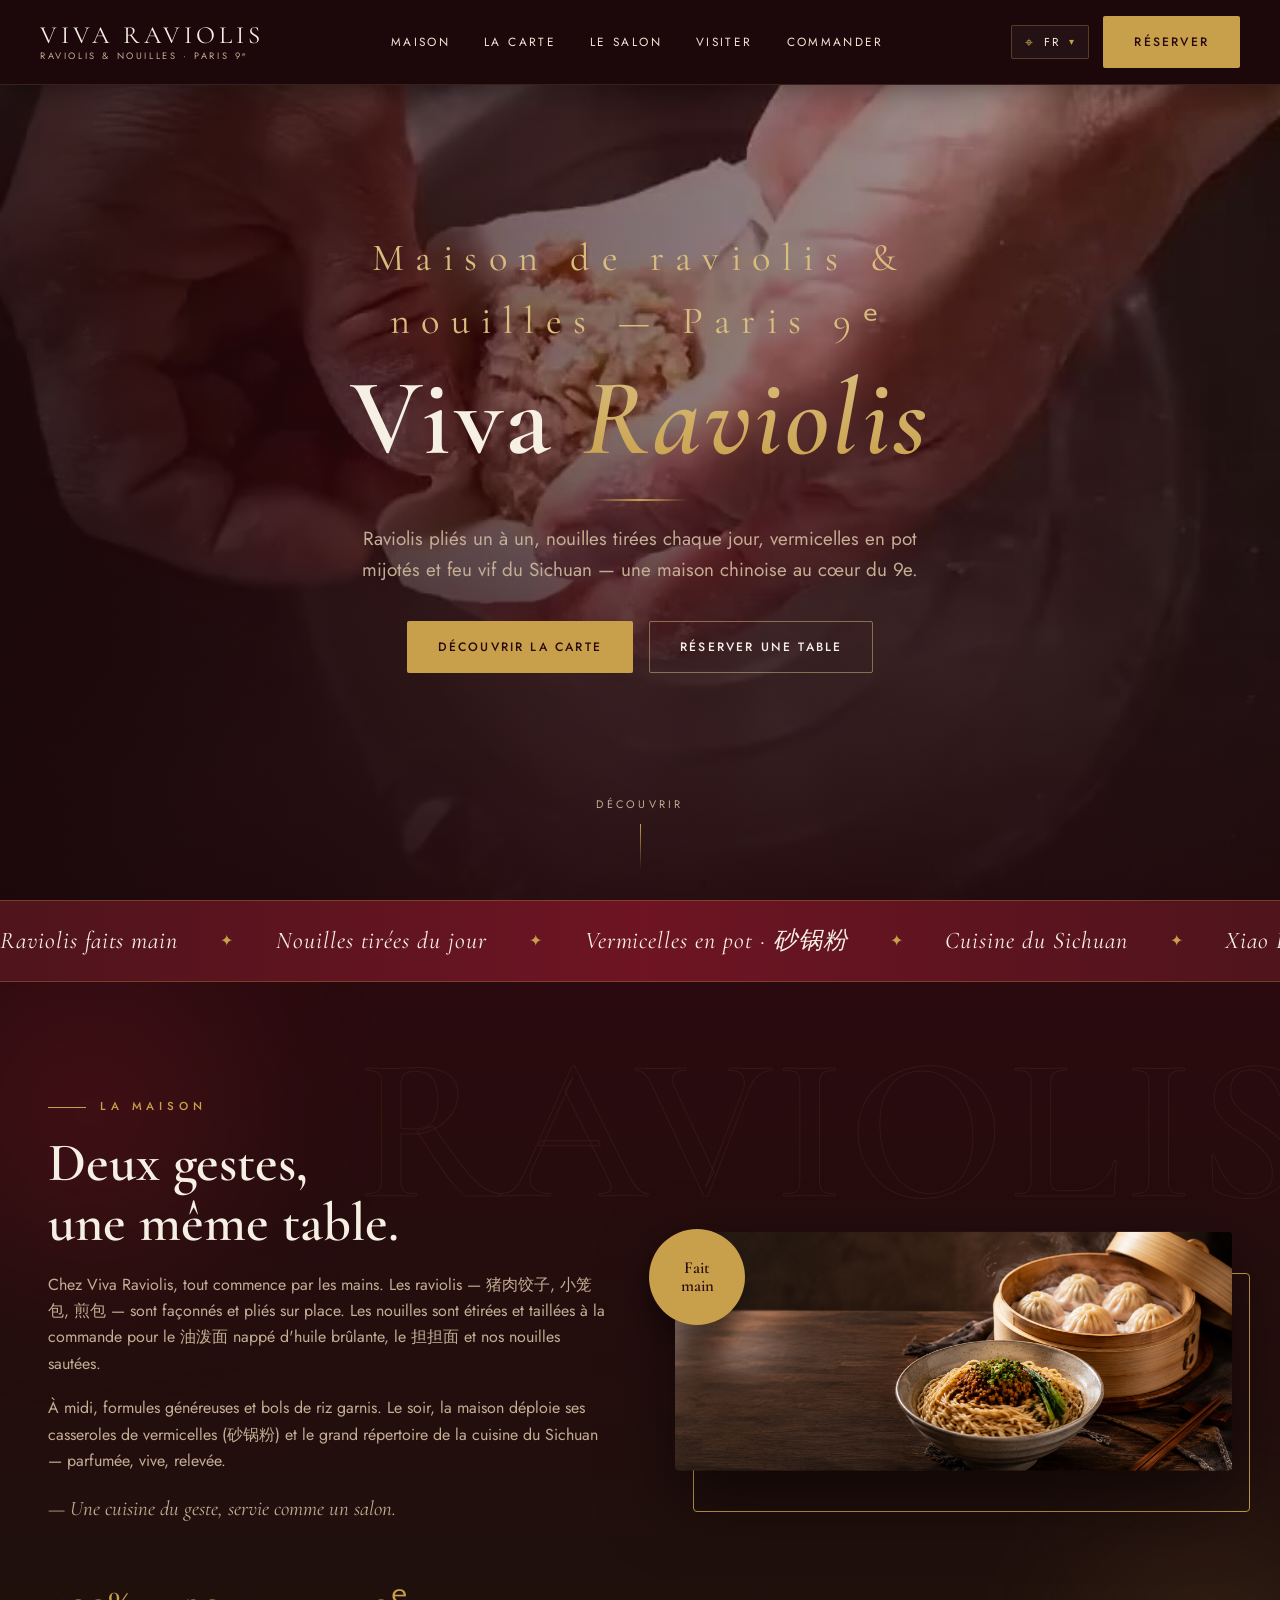
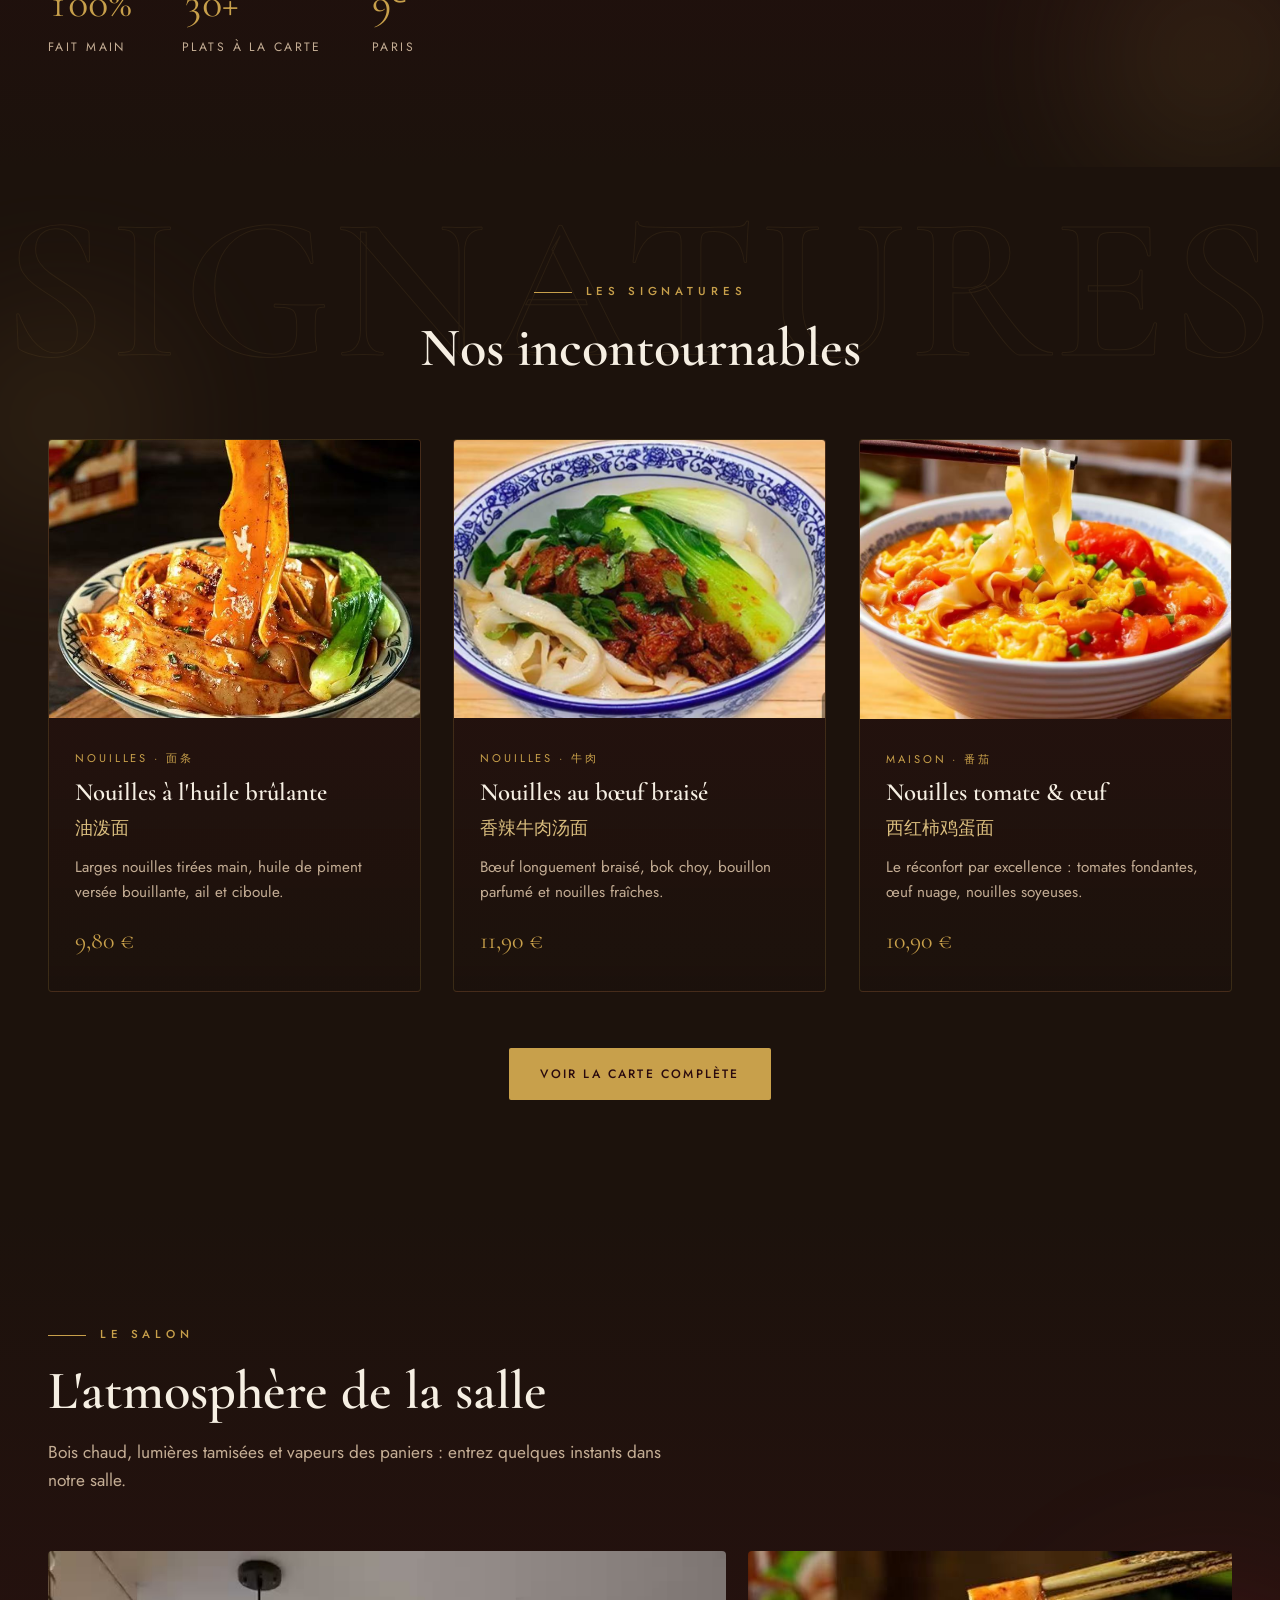
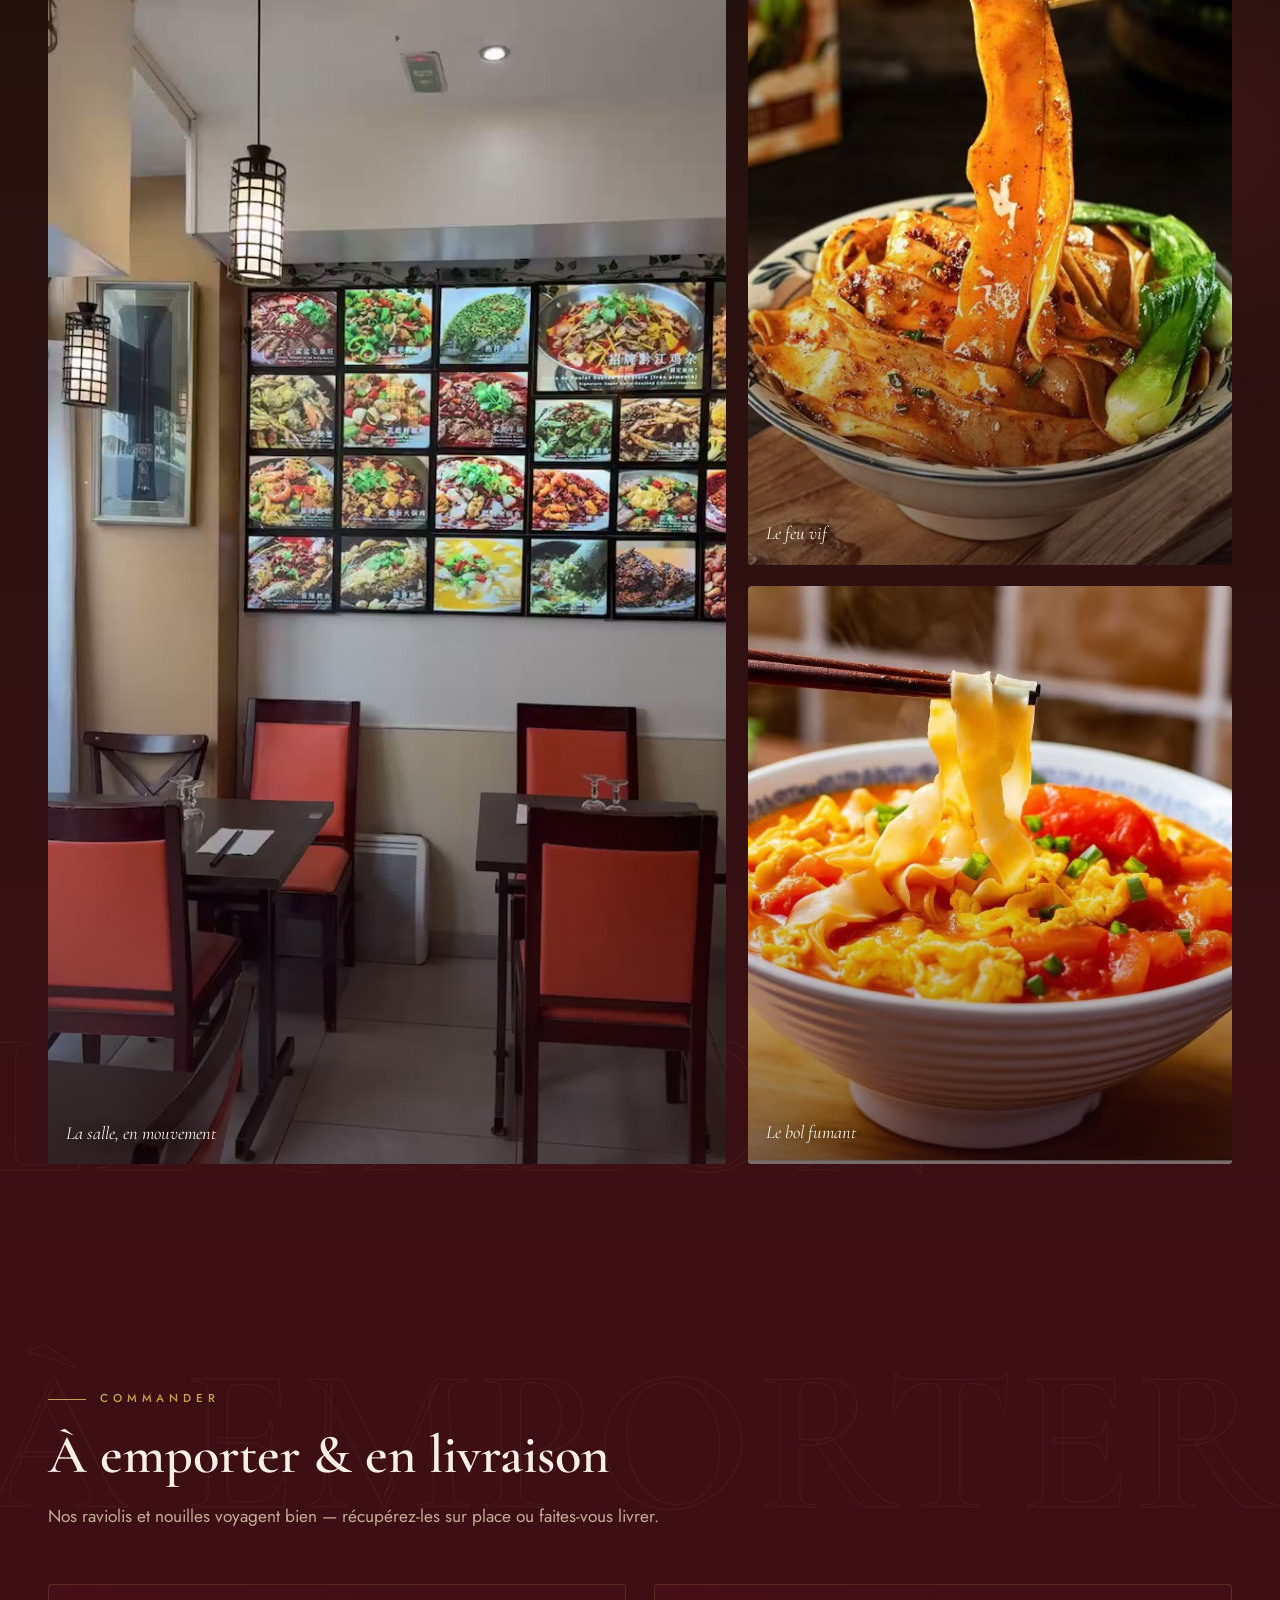
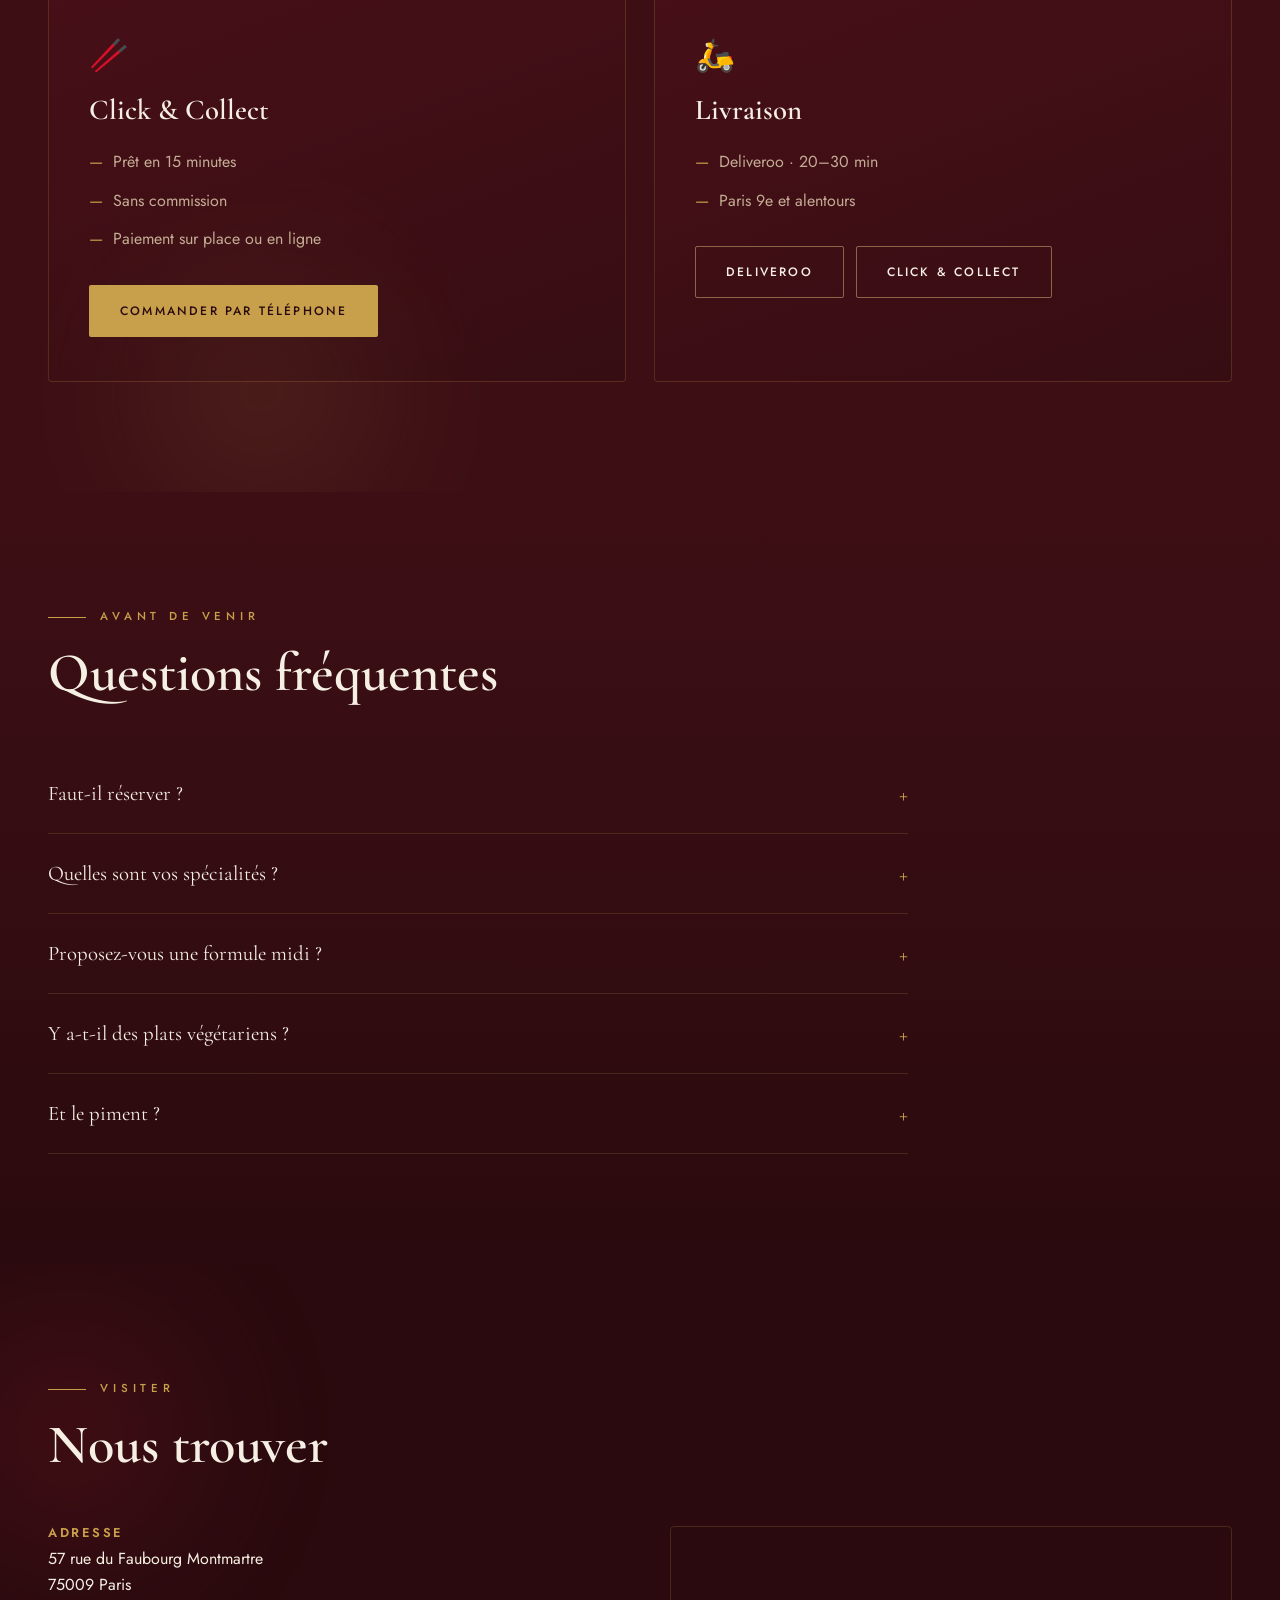
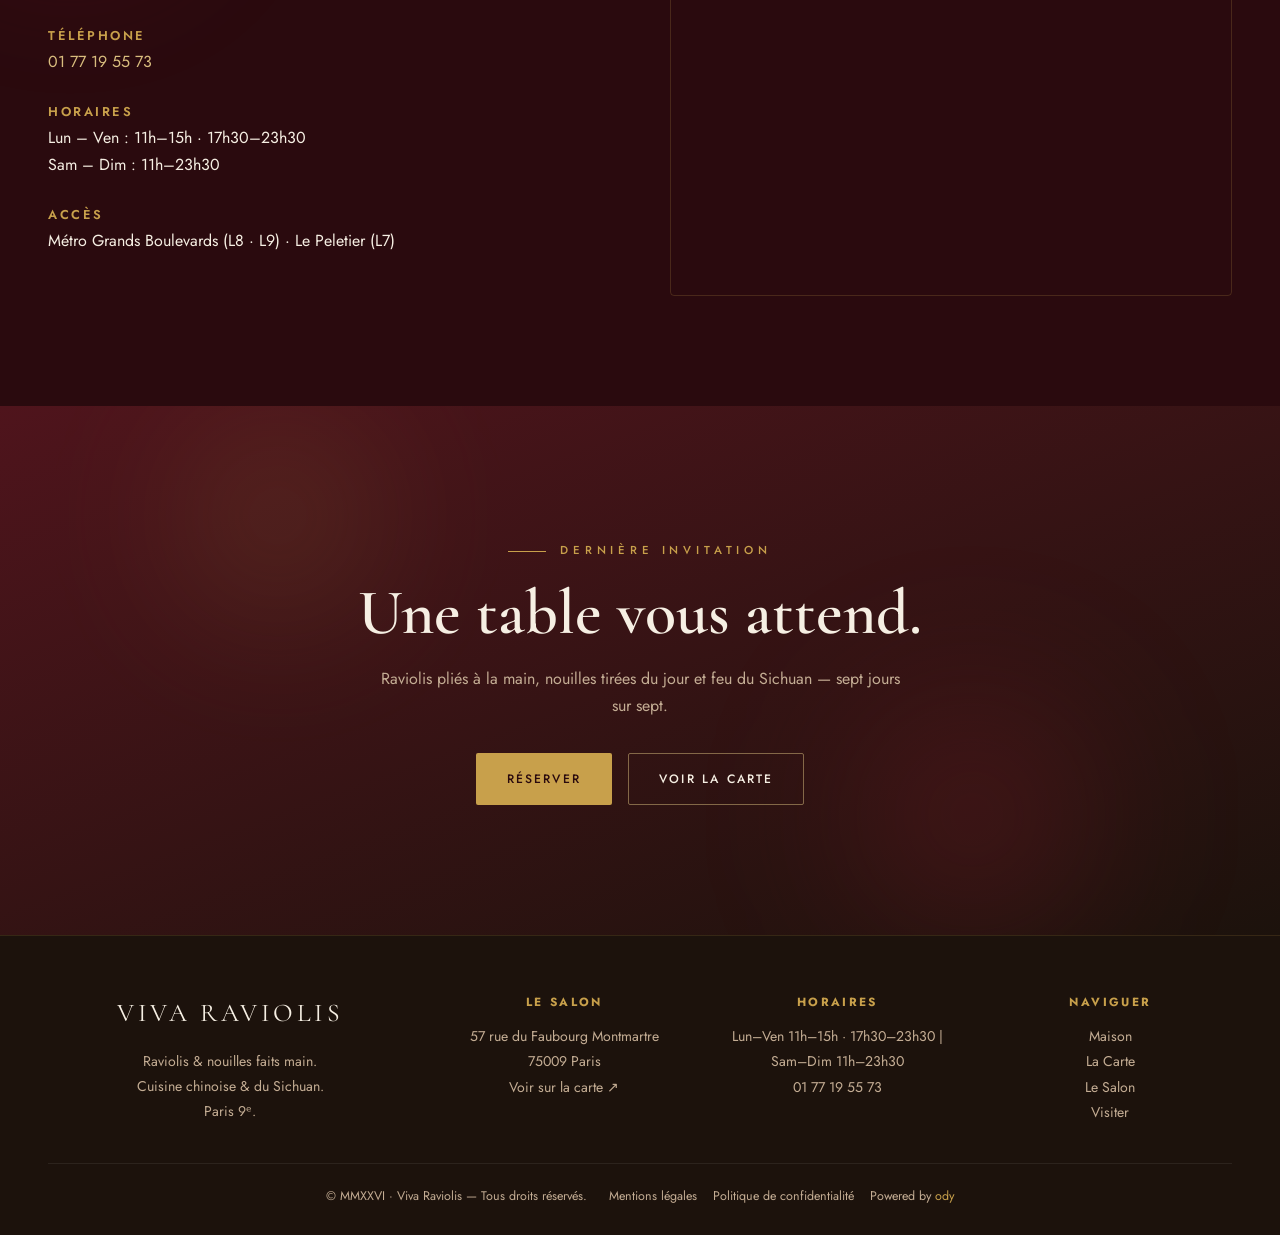
<file: index.html>
<!DOCTYPE html>
<html lang="fr">
<head>
<meta charset="UTF-8" />
<meta name="viewport" content="width=device-width, initial-scale=1.0" />
<title>Viva Raviolis — Raviolis & Nouilles faits main · Paris 9e</title>
<meta name="description" content="Viva Raviolis, restaurant chinois à Paris 9e : raviolis et nouilles faits main, vermicelles en pot et cuisine du Sichuan. 57 rue du Faubourg Montmartre." />
<link rel="preconnect" href="https://fonts.googleapis.com" />
<link rel="preconnect" href="https://fonts.gstatic.com" crossorigin />
<link href="https://fonts.googleapis.com/css2?family=Cormorant+Garamond:ital,wght@0,400;0,500;0,600;1,400;1,500&family=Jost:wght@300;400;500&display=swap" rel="stylesheet" />
<link rel="stylesheet" href="css/style.css" />
</head>
<body>

<!-- ============ HEADER ============ -->
<header class="site-header" id="header">
  <a href="index.html" class="brand">
    <span class="name">VIVA RAVIOLIS</span>
    <span class="tagline" data-i18n="brand.tagline">Raviolis &amp; Nouilles · Paris 9ᵉ</span>
  </a>
  <nav class="nav" id="nav">
    <a class="link" href="#maison" data-i18n="nav.maison">Maison</a>
    <a class="link" href="menu.html" data-i18n="nav.carte">La Carte</a>
    <a class="link" href="#salon" data-i18n="nav.salon">Le Salon</a>
    <a class="link" href="#visiter" data-i18n="nav.visiter">Visiter</a>
    <a class="link" href="#commander" data-i18n="nav.commander">Commander</a>
  </nav>
  <div class="nav-actions">
    <div class="lang-select" id="langSelect">
      <button class="lang-current" id="langCurrent" aria-haspopup="true" aria-expanded="false" aria-label="Choisir la langue">
        <span class="lang-globe">⌖</span>
        <span class="lang-current-label">FR</span>
        <span class="lang-caret">▾</span>
      </button>
      <ul class="lang-menu" id="langMenu">
        <li><button class="lang-btn" data-lang="fr">Français</button></li>
        <li><button class="lang-btn" data-lang="en">English</button></li>
        <li><button class="lang-btn" data-lang="zh">中文</button></li>
        <li><button class="lang-btn" data-lang="it">Italiano</button></li>
        <li><button class="lang-btn" data-lang="es">Español</button></li>
      </ul>
    </div>
    <a href="https://reservation.ody.app/4357d5bd-f49d-494a-af7b-d53e37315086" target="_blank" rel="noopener" class="btn btn-gold btn-reserve" data-i18n="btn.reserver">Réserver</a>
    <button class="burger" id="burger" aria-label="Menu"><span></span><span></span><span></span></button>
  </div>
</header>

<!-- ============ HERO ============ -->
<section class="hero">
  <video class="hero__video" autoplay muted loop playsinline preload="auto" poster="assets/img/hero-poster.jpg">
    <source src="assets/video/xiaolongbao_bg.mp4" type="video/mp4" />
  </video>
  <div class="hero__overlay"></div>
  <div class="hero__grain"></div>
  <div class="container hero__content">
    <span class="hero-cn" data-i18n="hero.eyebrow">Maison de raviolis &amp; nouilles — Paris 9ᵉ</span>
    <h1 class="hero-brand"><span class="word">Viva</span> <span class="word ital">Raviolis</span></h1>
    <p class="lead" data-i18n="hero.lead">Raviolis pliés un à un, nouilles tirées chaque jour, vermicelles en pot mijotés et feu vif du Sichuan — une maison chinoise au cœur du 9e.</p>
    <div class="cta-row">
      <a href="menu.html" class="btn btn-gold" data-i18n="hero.cta1">Découvrir la carte</a>
      <a href="https://reservation.ody.app/4357d5bd-f49d-494a-af7b-d53e37315086" target="_blank" rel="noopener" class="btn btn-ghost" data-i18n="hero.cta2">Réserver une table</a>
    </div>
  </div>
  <div class="scroll-cue" data-i18n="hero.scroll">Découvrir</div>
</section>

<!-- ============ MARQUEE ============ -->
<div class="marquee" aria-hidden="true">
  <div class="marquee__track">
    <span data-i18n="mq.1">Raviolis faits main</span><span class="dot">✦</span>
    <span data-i18n="mq.2">Nouilles tirées du jour</span><span class="dot">✦</span>
    <span data-i18n="mq.3">Vermicelles en pot · 砂锅粉</span><span class="dot">✦</span>
    <span data-i18n="mq.4">Cuisine du Sichuan</span><span class="dot">✦</span>
    <span>Xiao Long Bao</span><span class="dot">✦</span>
    <span>Dan Dan Mian</span><span class="dot">✦</span>
    <span data-i18n="mq.1">Raviolis faits main</span><span class="dot">✦</span>
    <span data-i18n="mq.2">Nouilles tirées du jour</span><span class="dot">✦</span>
    <span data-i18n="mq.3">Vermicelles en pot · 砂锅粉</span><span class="dot">✦</span>
    <span data-i18n="mq.4">Cuisine du Sichuan</span><span class="dot">✦</span>
    <span>Xiao Long Bao</span><span class="dot">✦</span>
    <span>Dan Dan Mian</span><span class="dot">✦</span>
  </div>
</div>

<!-- ============ LA MAISON ============ -->
<section class="section maison" id="maison">
  <span class="orb orb-wine" style="top:-80px;left:-120px;width:420px;height:420px"></span>
  <span class="orb orb-gold" style="bottom:-60px;right:-100px;width:340px;height:340px;animation-delay:-6s"></span>
  <span class="wm" style="top:6%;right:-2%">RAVIOLIS</span>
  <div class="container">
    <div class="grid">
      <div class="copy reveal from-left">
        <span class="eyebrow" data-i18n="maison.eyebrow">La Maison</span>
        <h2 class="section-title" data-i18n="maison.title">Deux gestes,<br />une même table.</h2>
        <p data-i18n="maison.p1">Chez Viva Raviolis, tout commence par les mains. Les raviolis — 猪肉饺子, 小笼包, 煎包 — sont façonnés et pliés sur place. Les nouilles sont étirées et taillées à la commande pour le 油泼面 nappé d'huile brûlante, le 担担面 et nos nouilles sautées.</p>
        <p data-i18n="maison.p2">À midi, formules généreuses et bols de riz garnis. Le soir, la maison déploie ses casseroles de vermicelles (砂锅粉) et le grand répertoire de la cuisine du Sichuan — parfumée, vive, relevée.</p>
        <p class="sign" data-i18n="maison.sign">— Une cuisine du geste, servie comme un salon.</p>
        <div class="stats">
          <div class="stat"><div class="num"><span data-count="100">0</span>%</div><div class="lbl" data-i18n="maison.stat1">Fait main</div></div>
          <div class="stat"><div class="num"><span data-count="30">0</span>+</div><div class="lbl" data-i18n="maison.stat2">Plats à la carte</div></div>
          <div class="stat"><div class="num">9ᵉ</div><div class="lbl" data-i18n="maison.stat3">Paris</div></div>
        </div>
      </div>
      <div class="figure reveal from-right">
        <img src="assets/img/banner.png" alt="Raviolis vapeur et nouilles faites main" data-parallax="20" />
        <span class="frame"></span>
        <span class="figure-badge" data-i18n="maison.badge">Fait<br>main</span>
      </div>
    </div>
  </div>
</section>

<!-- ============ SIGNATURES ============ -->
<section class="section signatures" id="signatures">
  <span class="orb orb-gold" style="top:10%;left:-90px;width:300px;height:300px"></span>
  <span class="wm" style="top:2%;left:50%;transform:translateX(-50%)">SIGNATURES</span>
  <div class="container">
    <div class="sig-head reveal from-scale">
      <span class="eyebrow" data-i18n="sig.eyebrow">Les Signatures</span>
      <h2 class="section-title" data-i18n="sig.title">Nos incontournables</h2>
    </div>
    <div class="sig-grid">
      <article class="dish reveal from-scale" data-delay="0">
        <div class="ph"><span class="steam"></span><span class="steam s2"></span><span class="steam s3"></span><img src="assets/img/plat1.jpg" alt="Nouilles larges à l'huile pimentée" /></div>
        <div class="body">
          <span class="cat" data-i18n="sig.d1cat">Nouilles · 面条</span>
          <h3 data-i18n="sig.d1name">Nouilles à l'huile brûlante</h3>
          <div class="cn">油泼面</div>
          <p class="desc" data-i18n="sig.d1desc">Larges nouilles tirées main, huile de piment versée bouillante, ail et ciboule.</p>
          <div class="price">9,80 €</div>
        </div>
      </article>
      <article class="dish reveal from-scale" data-delay="120">
        <div class="ph"><span class="steam"></span><span class="steam s2"></span><span class="steam s3"></span><img src="assets/img/plat2.jpg" alt="Nouilles au bœuf braisé et bok choy" /></div>
        <div class="body">
          <span class="cat" data-i18n="sig.d2cat">Nouilles · 牛肉</span>
          <h3 data-i18n="sig.d2name">Nouilles au bœuf braisé</h3>
          <div class="cn">香辣牛肉汤面</div>
          <p class="desc" data-i18n="sig.d2desc">Bœuf longuement braisé, bok choy, bouillon parfumé et nouilles fraîches.</p>
          <div class="price">11,90 €</div>
        </div>
      </article>
      <article class="dish reveal from-scale" data-delay="240">
        <div class="ph"><span class="steam"></span><span class="steam s2"></span><span class="steam s3"></span><img src="assets/img/plat3.jpg" alt="Nouilles tomate et œuf" /></div>
        <div class="body">
          <span class="cat" data-i18n="sig.d3cat">Maison · 番茄</span>
          <h3 data-i18n="sig.d3name">Nouilles tomate &amp; œuf</h3>
          <div class="cn">西红柿鸡蛋面</div>
          <p class="desc" data-i18n="sig.d3desc">Le réconfort par excellence : tomates fondantes, œuf nuage, nouilles soyeuses.</p>
          <div class="price">10,90 €</div>
        </div>
      </article>
    </div>
    <div class="sig-cta reveal" style="text-align:center">
      <a href="menu.html" class="btn btn-gold" data-i18n="sig.cta">Voir la carte complète</a>
    </div>
  </div>
</section>

<!-- ============ LE SALON ============ -->
<section class="section salon" id="salon">
  <span class="orb orb-wine" style="top:20%;right:-120px;width:380px;height:380px"></span>
  <span class="wm" style="bottom:4%;left:-2%">LE SALON</span>
  <div class="container">
    <div class="reveal from-left">
      <span class="eyebrow" data-i18n="salon.eyebrow">Le Salon</span>
      <h2 class="section-title" data-i18n="salon.title">L'atmosphère de la salle</h2>
      <p class="section-lead" data-i18n="salon.lead">Bois chaud, lumières tamisées et vapeurs des paniers : entrez quelques instants dans notre salle.</p>
    </div>
    <div class="salon-grid">
      <div class="salon-video reveal from-scale">
        <video autoplay muted loop playsinline preload="auto" poster="assets/img/salle-poster.jpg">
          <source src="assets/video/video_salle.mp4" type="video/mp4" />
        </video>
        <span class="tag" data-i18n="salon.tag1">La salle, en mouvement</span>
      </div>
      <div class="salon-tile reveal"><img src="assets/img/plat1.jpg" alt="Nouilles à l'huile pimentée" /><span class="tag" data-i18n="salon.tag2">Le feu vif</span></div>
      <div class="salon-tile reveal"><img src="assets/img/plat3.jpg" alt="Bol de nouilles fumantes" /><span class="tag" data-i18n="salon.tag3">Le bol fumant</span></div>
    </div>
  </div>
</section>

<!-- ============ COMMANDER ============ -->
<section class="section commander" id="commander">
  <span class="orb orb-gold" style="bottom:-60px;left:8%;width:320px;height:320px"></span>
  <span class="wm" style="top:8%;right:0">À EMPORTER</span>
  <div class="container">
    <div class="reveal from-left">
      <span class="eyebrow" data-i18n="cmd.eyebrow">Commander</span>
      <h2 class="section-title" data-i18n="cmd.title">À emporter &amp; en livraison</h2>
      <p class="section-lead" data-i18n="cmd.lead">Nos raviolis et nouilles voyagent bien — récupérez-les sur place ou faites-vous livrer.</p>
    </div>
    <div class="order-grid">
      <div class="order-card reveal from-scale" data-delay="0">
        <div class="ico">🥢</div>
        <h3 data-i18n="cmd.c1title">Click &amp; Collect</h3>
        <ul>
          <li data-i18n="cmd.c1li1">Prêt en 15 minutes</li>
          <li data-i18n="cmd.c1li2">Sans commission</li>
          <li data-i18n="cmd.c1li3">Paiement sur place ou en ligne</li>
        </ul>
        <div class="links">
          <a href="tel:0177195573" class="btn btn-gold" data-i18n="cmd.c1btn">Commander par téléphone</a>
        </div>
      </div>
      <div class="order-card reveal from-scale" data-delay="140">
        <div class="ico">🛵</div>
        <h3 data-i18n="cmd.c2title">Livraison</h3>
        <ul>
          <li>Deliveroo · 20–30 min</li>
          <li data-i18n="cmd.c2li3">Paris 9e et alentours</li>
        </ul>
        <div class="links">
          <a href="https://deliveroo.fr/fr/menu/paris/9eme-opera/viva-raviolis" target="_blank" rel="noopener" class="btn btn-ghost">Deliveroo</a>
          <a href="https://order.ody.app/4357d5bd-f49d-494a-af7b-d53e37315086" target="_blank" rel="noopener" class="btn btn-ghost">Click &amp; Collect</a>
        </div>
      </div>
    </div>
  </div>
</section>

<!-- ============ FAQ ============ -->
<section class="section faq" id="faq">
  <div class="container">
    <div class="reveal">
      <span class="eyebrow" data-i18n="faq.eyebrow">Avant de venir</span>
      <h2 class="section-title" data-i18n="faq.title">Questions fréquentes</h2>
    </div>
    <div class="faq-list">
      <div class="faq-item reveal">
        <button class="faq-q"><span data-i18n="faq.q1">Faut-il réserver ?</span><span class="pl">+</span></button>
        <div class="faq-a"><p data-i18n="faq.a1">La réservation est conseillée le soir et le week-end. Appelez-nous au 01 77 19 55 73 — nous vous trouverons une table.</p></div>
      </div>
      <div class="faq-item reveal">
        <button class="faq-q"><span data-i18n="faq.q2">Quelles sont vos spécialités ?</span><span class="pl">+</span></button>
        <div class="faq-a"><p data-i18n="faq.a2">Le fait-main : raviolis (饺子, 小笼包, 煎包), nouilles tirées (油泼面, 担担面, nouilles sautées), vermicelles en pot (砂锅粉) et les grands plats du Sichuan.</p></div>
      </div>
      <div class="faq-item reveal">
        <button class="faq-q"><span data-i18n="faq.q3">Proposez-vous une formule midi ?</span><span class="pl">+</span></button>
        <div class="faq-a"><p data-i18n="faq.a3">Oui — du lundi au vendredi, de 11h à 15h, nos bols de riz garnis (盖码饭) de 9,90 € à 11,90 €.</p></div>
      </div>
      <div class="faq-item reveal">
        <button class="faq-q"><span data-i18n="faq.q4">Y a-t-il des plats végétariens ?</span><span class="pl">+</span></button>
        <div class="faq-a"><p data-i18n="faq.a4">Bien sûr : gyoza végétariens, tofu, légumes sautés, aubergines façon yu-xiang et plus encore sur la carte.</p></div>
      </div>
      <div class="faq-item reveal">
        <button class="faq-q"><span data-i18n="faq.q5">Et le piment ?</span><span class="pl">+</span></button>
        <div class="faq-a"><p data-i18n="faq.a5">Les spécialités du Sichuan sont signalées 🌶️ sur la carte. On peut adapter le niveau de piquant — n'hésitez pas à demander.</p></div>
      </div>
    </div>
  </div>
</section>

<!-- ============ VISITER ============ -->
<section class="section visiter" id="visiter">
  <span class="orb orb-wine" style="top:0;left:-100px;width:340px;height:340px"></span>
  <div class="container">
    <div class="reveal">
      <span class="eyebrow" data-i18n="visiter.eyebrow">Visiter</span>
      <h2 class="section-title" data-i18n="visiter.title">Nous trouver</h2>
    </div>
    <div class="visit-grid">
      <div class="reveal">
        <div class="info-block"><h4 data-i18n="visiter.l_addr">Adresse</h4><p>57 rue du Faubourg Montmartre<br />75009 Paris</p></div>
        <div class="info-block"><h4 data-i18n="visiter.l_phone">Téléphone</h4><p><a href="tel:0177195573">01 77 19 55 73</a></p></div>
        <div class="info-block"><h4 data-i18n="visiter.l_hours">Horaires</h4>
          <p data-i18n="visiter.hours">Lun – Ven : 11h–15h · 17h30–23h30<br />
             Sam – Dim : 11h–23h30</p></div>
        <div class="info-block"><h4 data-i18n="visiter.l_access">Accès</h4><p>Métro Grands Boulevards (L8 · L9) · Le Peletier (L7)</p></div>
      </div>
      <div class="map-wrap reveal">
        <iframe loading="lazy" referrerpolicy="no-referrer-when-downgrade"
          src="https://www.google.com/maps?q=57+Rue+du+Faubourg+Montmartre,+75009+Paris&output=embed"></iframe>
      </div>
    </div>
  </div>
</section>

<!-- ============ FINAL CTA ============ -->
<section class="final-cta">
  <span class="orb orb-gold" style="top:-40px;left:10%;width:300px;height:300px"></span>
  <span class="orb orb-wine" style="bottom:-60px;right:10%;width:360px;height:360px;animation-delay:-5s"></span>
  <div class="container reveal from-scale">
    <span class="eyebrow" data-i18n="cta.eyebrow">Dernière invitation</span>
    <h2 data-i18n="cta.title">Une table vous attend.</h2>
    <p data-i18n="cta.p">Raviolis pliés à la main, nouilles tirées du jour et feu du Sichuan — sept jours sur sept.</p>
    <div class="cta-row">
      <a href="https://reservation.ody.app/4357d5bd-f49d-494a-af7b-d53e37315086" target="_blank" rel="noopener" class="btn btn-gold" data-i18n="cta.btn1">Réserver</a>
      <a href="menu.html" class="btn btn-ghost" data-i18n="cta.btn2">Voir la carte</a>
    </div>
  </div>
</section>

<!-- ============ FOOTER ============ -->
<footer class="site-footer">
  <div class="container">
    <div class="foot-grid">
      <div class="foot-brand">
        <div class="name">VIVA RAVIOLIS</div>
        <p style="margin-top:14px" data-i18n="foot.desc">Raviolis &amp; nouilles faits main.<br />Cuisine chinoise &amp; du Sichuan.<br />Paris 9ᵉ.</p>
      </div>
      <div>
        <h5 data-i18n="foot.h_salon">Le Salon</h5>
        <p>57 rue du Faubourg Montmartre<br />75009 Paris</p>
        <p><a href="https://www.google.com/maps?q=57+Rue+du+Faubourg+Montmartre,+75009+Paris" target="_blank" rel="noopener" data-i18n="foot.viewmap">Voir sur la carte ↗</a></p>
      </div>
      <div>
        <h5 data-i18n="foot.h_hours">Horaires</h5>
        <p data-i18n="foot.hours">Lun–Ven 11h–15h · 17h30–23h30 | Sam–Dim 11h–23h30</p>
        <p><a href="tel:0177195573">01 77 19 55 73</a></p>
      </div>
      <div>
        <h5 data-i18n="foot.h_nav">Naviguer</h5>
        <p><a href="#maison" data-i18n="nav.maison">Maison</a><br /><a href="menu.html" data-i18n="nav.carte">La Carte</a><br /><a href="#salon" data-i18n="nav.salon">Le Salon</a><br /><a href="#visiter" data-i18n="nav.visiter">Visiter</a></p>
      </div>
    </div>
    <div class="foot-bottom">
      <span data-i18n="foot.bottom1">© MMXXVI · Viva Raviolis — Tous droits réservés.</span>
      <span class="foot-links">
        <a href="mentions-legales.html" data-i18n="foot.legal">Mentions légales</a>
        <a href="politique-confidentialite.html" data-i18n="foot.privacy">Politique de confidentialité</a>
        <span class="foot-powered">Powered by <a href="https://pro.ody.app/" target="_blank" rel="noopener">ody</a></span>
      </span>
    </div>
  </div>
</footer>

<script src="js/i18n.js"></script>
<script src="js/main.js"></script>
</body>
</html>
</file>
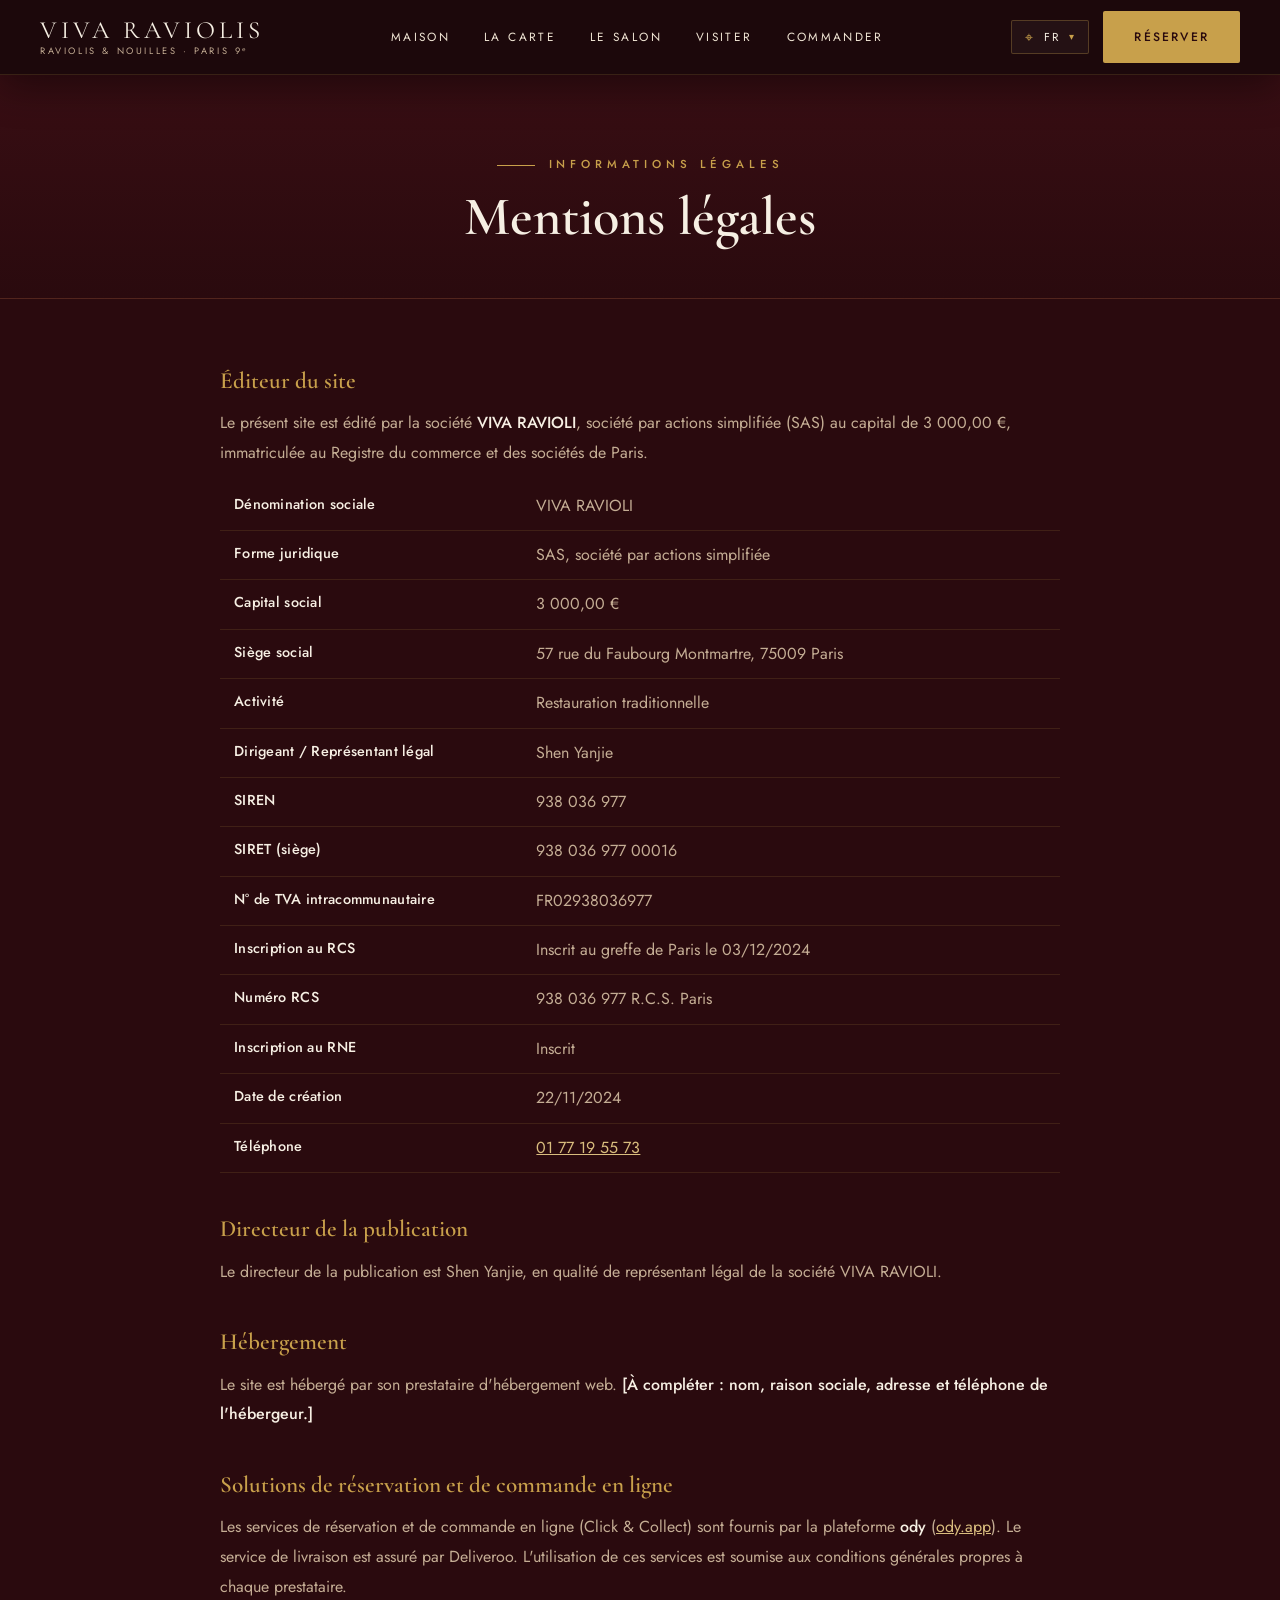
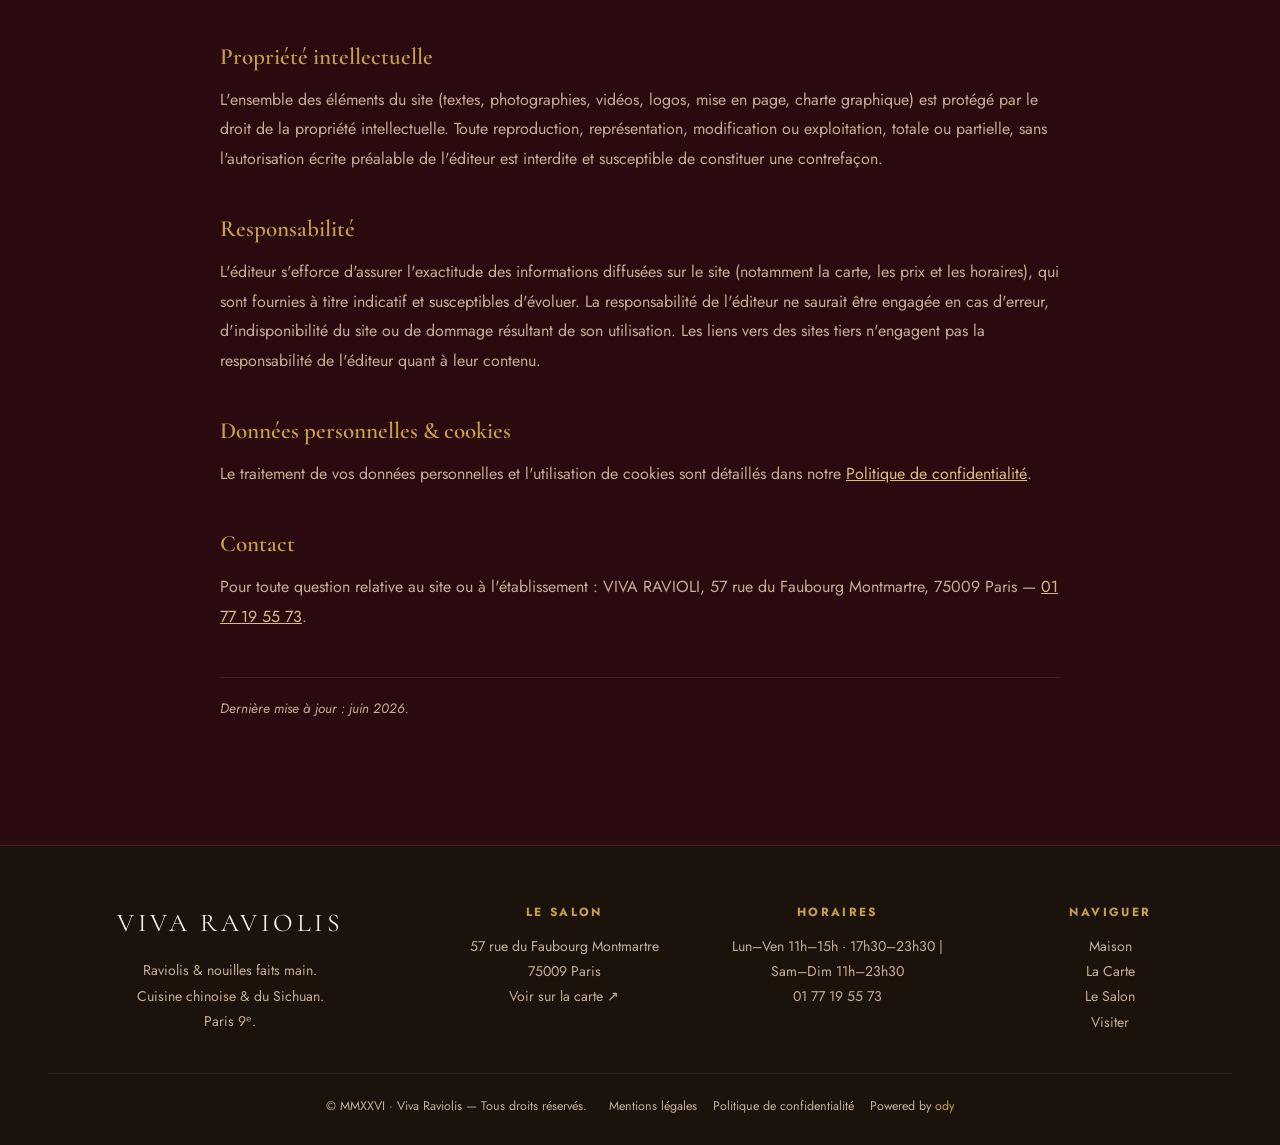
<file: mentions-legales.html>
<!DOCTYPE html>
<html lang="fr">
<head>
<meta charset="UTF-8" />
<meta name="viewport" content="width=device-width, initial-scale=1.0" />
<title>Mentions légales — Viva Raviolis · Paris 9e</title>
<meta name="description" content="Mentions légales du site Viva Raviolis — VIVA RAVIOLI, SAS, 57 rue du Faubourg Montmartre, 75009 Paris." />
<meta name="robots" content="noindex" />
<link rel="preconnect" href="https://fonts.googleapis.com" />
<link rel="preconnect" href="https://fonts.gstatic.com" crossorigin />
<link href="https://fonts.googleapis.com/css2?family=Cormorant+Garamond:ital,wght@0,400;0,500;0,600;1,400;1,500&family=Jost:wght@300;400;500&display=swap" rel="stylesheet" />
<link rel="stylesheet" href="css/style.css" />
</head>
<body>

<!-- ============ HEADER ============ -->
<header class="site-header scrolled" id="header">
  <a href="index.html" class="brand">
    <span class="name">VIVA RAVIOLIS</span>
    <span class="tagline" data-i18n="brand.tagline">Raviolis &amp; Nouilles · Paris 9ᵉ</span>
  </a>
  <nav class="nav" id="nav">
    <a class="link" href="index.html#maison" data-i18n="nav.maison">Maison</a>
    <a class="link" href="menu.html" data-i18n="nav.carte">La Carte</a>
    <a class="link" href="index.html#salon" data-i18n="nav.salon">Le Salon</a>
    <a class="link" href="index.html#visiter" data-i18n="nav.visiter">Visiter</a>
    <a class="link" href="index.html#commander" data-i18n="nav.commander">Commander</a>
  </nav>
  <div class="nav-actions">
    <div class="lang-select" id="langSelect">
      <button class="lang-current" id="langCurrent" aria-haspopup="true" aria-expanded="false" aria-label="Choisir la langue">
        <span class="lang-globe">⌖</span>
        <span class="lang-current-label">FR</span>
        <span class="lang-caret">▾</span>
      </button>
      <ul class="lang-menu" id="langMenu">
        <li><button class="lang-btn" data-lang="fr">Français</button></li>
        <li><button class="lang-btn" data-lang="en">English</button></li>
        <li><button class="lang-btn" data-lang="zh">中文</button></li>
        <li><button class="lang-btn" data-lang="it">Italiano</button></li>
        <li><button class="lang-btn" data-lang="es">Español</button></li>
      </ul>
    </div>
    <a href="https://reservation.ody.app/4357d5bd-f49d-494a-af7b-d53e37315086" target="_blank" rel="noopener" class="btn btn-gold btn-reserve" data-i18n="btn.reserver">Réserver</a>
    <button class="burger" id="burger" aria-label="Menu"><span></span><span></span><span></span></button>
  </div>
</header>

<!-- ============ HERO ============ -->
<section class="legal-hero">
  <div class="container">
    <span class="eyebrow">Informations légales</span>
    <h1>Mentions légales</h1>
  </div>
</section>

<!-- ============ CONTENU ============ -->
<section class="legal-body">
  <div class="container">
    <div class="legal-content">

      <h2>Éditeur du site</h2>
      <p>Le présent site est édité par la société <strong>VIVA RAVIOLI</strong>, société par actions simplifiée (SAS) au capital de 3 000,00 €, immatriculée au Registre du commerce et des sociétés de Paris.</p>
      <table class="legal-table">
        <tr><th>Dénomination sociale</th><td>VIVA RAVIOLI</td></tr>
        <tr><th>Forme juridique</th><td>SAS, société par actions simplifiée</td></tr>
        <tr><th>Capital social</th><td>3 000,00 €</td></tr>
        <tr><th>Siège social</th><td>57 rue du Faubourg Montmartre, 75009 Paris</td></tr>
        <tr><th>Activité</th><td>Restauration traditionnelle</td></tr>
        <tr><th>Dirigeant / Représentant légal</th><td>Shen Yanjie</td></tr>
        <tr><th>SIREN</th><td>938 036 977</td></tr>
        <tr><th>SIRET (siège)</th><td>938 036 977 00016</td></tr>
        <tr><th>N° de TVA intracommunautaire</th><td>FR02938036977</td></tr>
        <tr><th>Inscription au RCS</th><td>Inscrit au greffe de Paris le 03/12/2024</td></tr>
        <tr><th>Numéro RCS</th><td>938 036 977 R.C.S. Paris</td></tr>
        <tr><th>Inscription au RNE</th><td>Inscrit</td></tr>
        <tr><th>Date de création</th><td>22/11/2024</td></tr>
        <tr><th>Téléphone</th><td><a href="tel:0177195573">01 77 19 55 73</a></td></tr>
      </table>

      <h2>Directeur de la publication</h2>
      <p>Le directeur de la publication est Shen Yanjie, en qualité de représentant légal de la société VIVA RAVIOLI.</p>

      <h2>Hébergement</h2>
      <p>Le site est hébergé par son prestataire d'hébergement web. <strong>[À compléter : nom, raison sociale, adresse et téléphone de l'hébergeur.]</strong></p>

      <h2>Solutions de réservation et de commande en ligne</h2>
      <p>Les services de réservation et de commande en ligne (Click &amp; Collect) sont fournis par la plateforme <strong>ody</strong> (<a href="https://pro.ody.app/" target="_blank" rel="noopener">ody.app</a>). Le service de livraison est assuré par Deliveroo. L'utilisation de ces services est soumise aux conditions générales propres à chaque prestataire.</p>

      <h2>Propriété intellectuelle</h2>
      <p>L'ensemble des éléments du site (textes, photographies, vidéos, logos, mise en page, charte graphique) est protégé par le droit de la propriété intellectuelle. Toute reproduction, représentation, modification ou exploitation, totale ou partielle, sans l'autorisation écrite préalable de l'éditeur est interdite et susceptible de constituer une contrefaçon.</p>

      <h2>Responsabilité</h2>
      <p>L'éditeur s'efforce d'assurer l'exactitude des informations diffusées sur le site (notamment la carte, les prix et les horaires), qui sont fournies à titre indicatif et susceptibles d'évoluer. La responsabilité de l'éditeur ne saurait être engagée en cas d'erreur, d'indisponibilité du site ou de dommage résultant de son utilisation. Les liens vers des sites tiers n'engagent pas la responsabilité de l'éditeur quant à leur contenu.</p>

      <h2>Données personnelles &amp; cookies</h2>
      <p>Le traitement de vos données personnelles et l'utilisation de cookies sont détaillés dans notre <a href="politique-confidentialite.html">Politique de confidentialité</a>.</p>

      <h2>Contact</h2>
      <p>Pour toute question relative au site ou à l'établissement : VIVA RAVIOLI, 57 rue du Faubourg Montmartre, 75009 Paris — <a href="tel:0177195573">01 77 19 55 73</a>.</p>

      <p class="legal-updated">Dernière mise à jour : juin 2026.</p>
    </div>
  </div>
</section>

<!-- ============ FOOTER ============ -->
<footer class="site-footer">
  <div class="container">
    <div class="foot-grid">
      <div class="foot-brand">
        <div class="name">VIVA RAVIOLIS</div>
        <p style="margin-top:14px" data-i18n="foot.desc">Raviolis &amp; nouilles faits main.<br />Cuisine chinoise &amp; du Sichuan.<br />Paris 9ᵉ.</p>
      </div>
      <div>
        <h5 data-i18n="foot.h_salon">Le Salon</h5>
        <p>57 rue du Faubourg Montmartre<br />75009 Paris</p>
        <p><a href="https://www.google.com/maps?q=57+Rue+du+Faubourg+Montmartre,+75009+Paris" target="_blank" rel="noopener" data-i18n="foot.viewmap">Voir sur la carte ↗</a></p>
      </div>
      <div>
        <h5 data-i18n="foot.h_hours">Horaires</h5>
        <p data-i18n="foot.hours">Lun–Ven 11h–15h · 17h30–23h30 | Sam–Dim 11h–23h30</p>
        <p><a href="tel:0177195573">01 77 19 55 73</a></p>
      </div>
      <div>
        <h5 data-i18n="foot.h_nav">Naviguer</h5>
        <p><a href="index.html#maison" data-i18n="nav.maison">Maison</a><br /><a href="menu.html" data-i18n="nav.carte">La Carte</a><br /><a href="index.html#salon" data-i18n="nav.salon">Le Salon</a><br /><a href="index.html#visiter" data-i18n="nav.visiter">Visiter</a></p>
      </div>
    </div>
    <div class="foot-bottom">
      <span data-i18n="foot.bottom1">© MMXXVI · Viva Raviolis — Tous droits réservés.</span>
      <span class="foot-links">
        <a href="mentions-legales.html" data-i18n="foot.legal">Mentions légales</a>
        <a href="politique-confidentialite.html" data-i18n="foot.privacy">Politique de confidentialité</a>
        <span class="foot-powered">Powered by <a href="https://pro.ody.app/" target="_blank" rel="noopener">ody</a></span>
      </span>
    </div>
  </div>
</footer>

<script src="js/i18n.js"></script>
<script src="js/main.js"></script>
</body>
</html>
</file>
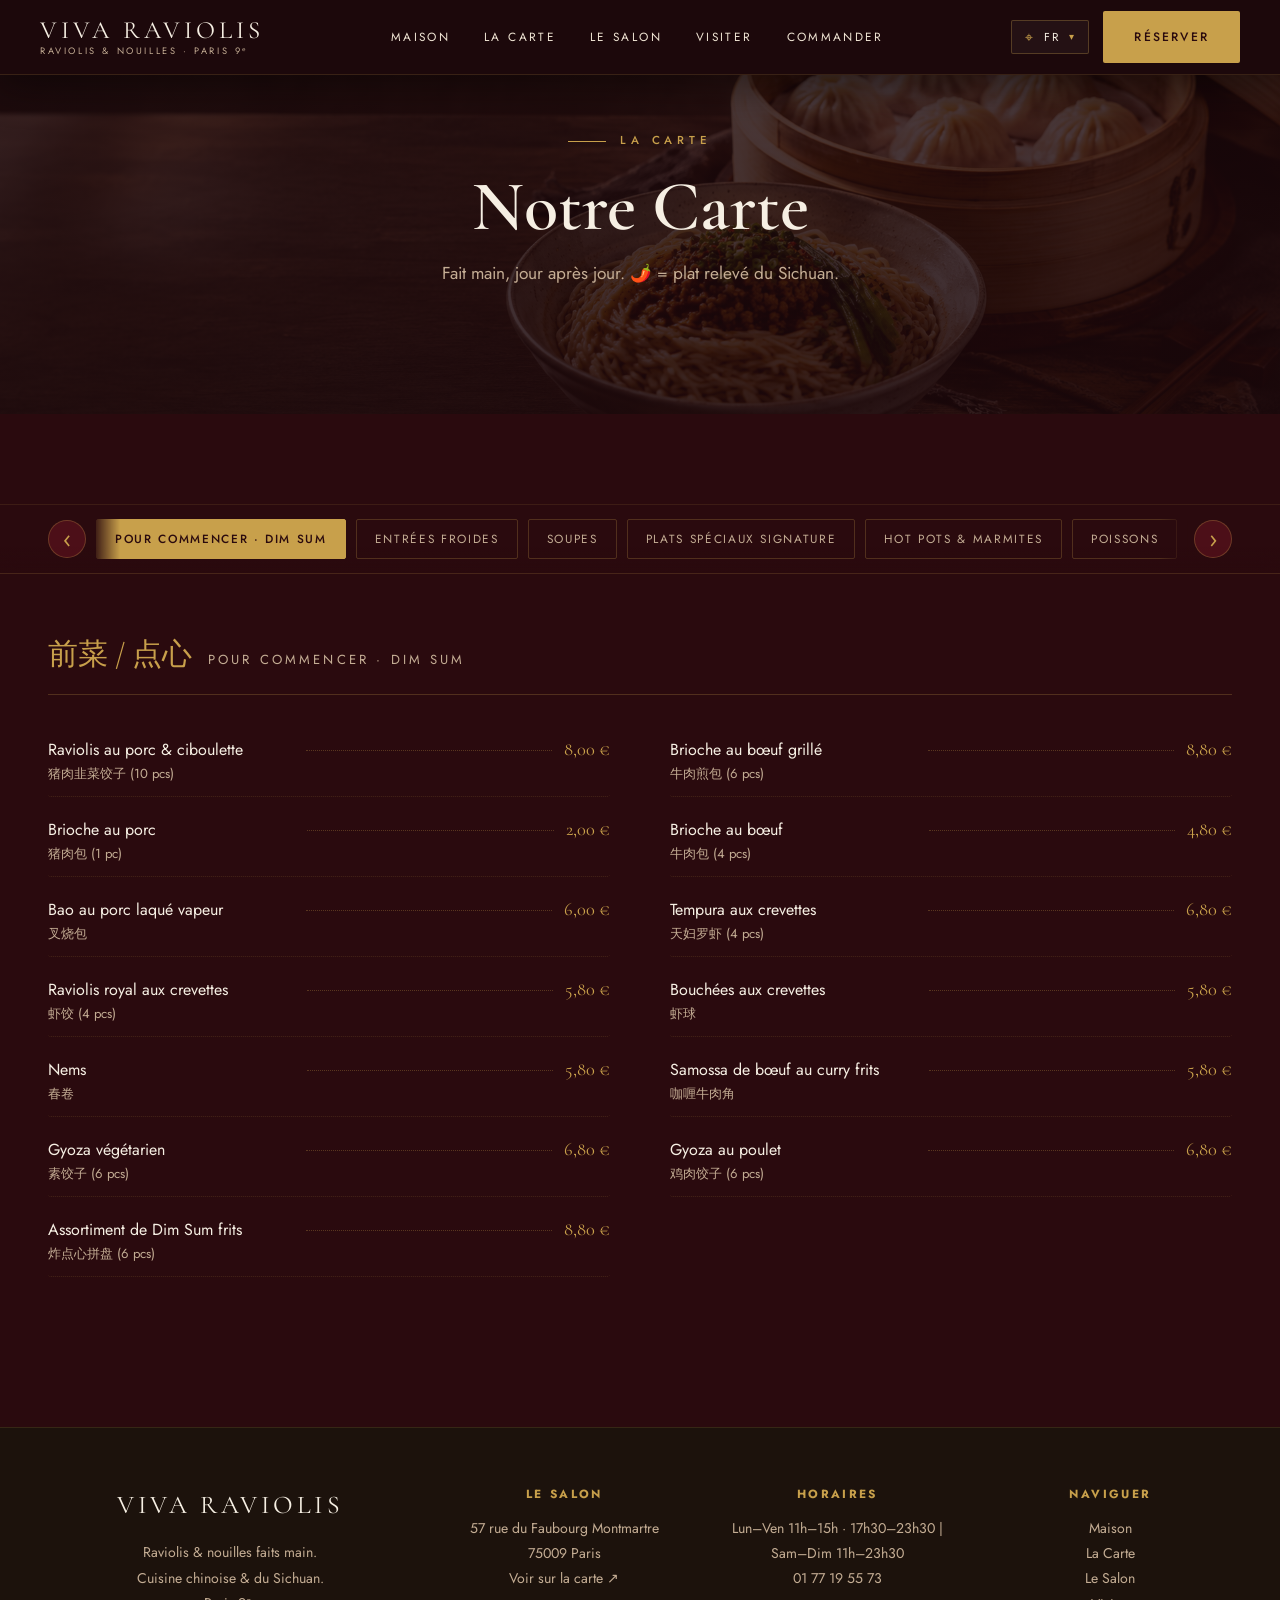
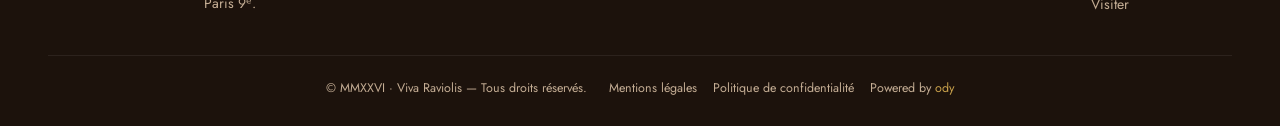
<file: menu.html>
<!DOCTYPE html>
<html lang="fr">
<head>
<meta charset="UTF-8" />
<meta name="viewport" content="width=device-width, initial-scale=1.0" />
<title>La Carte — Viva Raviolis · Paris 9e</title>
<meta name="description" content="La carte complète de Viva Raviolis : raviolis, nouilles, soupes, woks Mala, plats du Sichuan, hot pots, desserts et boissons." />
<link rel="preconnect" href="https://fonts.googleapis.com" />
<link rel="preconnect" href="https://fonts.gstatic.com" crossorigin />
<link href="https://fonts.googleapis.com/css2?family=Cormorant+Garamond:ital,wght@0,400;0,500;0,600;1,400;1,500&family=Jost:wght@300;400;500&display=swap" rel="stylesheet" />
<link rel="stylesheet" href="css/style.css" />
</head>
<body>

<!-- ============ HEADER ============ -->
<header class="site-header scrolled" id="header">
  <a href="index.html" class="brand">
    <span class="name">VIVA RAVIOLIS</span>
    <span class="tagline" data-i18n="brand.tagline">Raviolis &amp; Nouilles · Paris 9ᵉ</span>
  </a>
  <nav class="nav" id="nav">
    <a class="link" href="index.html#maison" data-i18n="nav.maison">Maison</a>
    <a class="link" href="menu.html" data-i18n="nav.carte">La Carte</a>
    <a class="link" href="index.html#salon" data-i18n="nav.salon">Le Salon</a>
    <a class="link" href="index.html#visiter" data-i18n="nav.visiter">Visiter</a>
    <a class="link" href="index.html#commander" data-i18n="nav.commander">Commander</a>
  </nav>
  <div class="nav-actions">
    <div class="lang-select" id="langSelect">
      <button class="lang-current" id="langCurrent" aria-haspopup="true" aria-expanded="false" aria-label="Choisir la langue">
        <span class="lang-globe">⌖</span>
        <span class="lang-current-label">FR</span>
        <span class="lang-caret">▾</span>
      </button>
      <ul class="lang-menu" id="langMenu">
        <li><button class="lang-btn" data-lang="fr">Français</button></li>
        <li><button class="lang-btn" data-lang="en">English</button></li>
        <li><button class="lang-btn" data-lang="zh">中文</button></li>
        <li><button class="lang-btn" data-lang="it">Italiano</button></li>
        <li><button class="lang-btn" data-lang="es">Español</button></li>
      </ul>
    </div>
    <a href="https://reservation.ody.app/4357d5bd-f49d-494a-af7b-d53e37315086" target="_blank" rel="noopener" class="btn btn-gold btn-reserve" data-i18n="btn.reserver">Réserver</a>
    <button class="burger" id="burger" aria-label="Menu"><span></span><span></span><span></span></button>
  </div>
</header>

<!-- ============ MENU HERO ============ -->
<section class="menu-hero">
  <img src="assets/img/banner.png" alt="Raviolis et nouilles Viva Raviolis" />
  <div class="ov"></div>
  <div class="inner">
    <span class="eyebrow" data-i18n="menu.eyebrow">La Carte</span>
    <h1 data-i18n="menu.title">Notre Carte</h1>
    <p class="section-lead" style="margin:14px auto 0" data-i18n="menu.sub">Fait main, jour après jour. <span class="spicy">🌶️</span> = plat relevé du Sichuan.</p>
  </div>
</section>

<!-- ============ MENU BODY ============ -->
<section class="menu-body">
  <div class="menu-toc-wrap" id="toc-wrap">
    <div class="container">
      <button class="toc-arrow toc-arrow--l" id="tocPrev" aria-label="Précédent">‹</button>
      <nav class="menu-toc" id="toc"></nav>
      <button class="toc-arrow toc-arrow--r" id="tocNext" aria-label="Suivant">›</button>
    </div>
  </div>
  <div class="container">
    <div id="menu-root"></div>
  </div>
</section>

<!-- ============ FOOTER ============ -->
<footer class="site-footer">
  <div class="container">
    <div class="foot-grid">
      <div class="foot-brand">
        <div class="name">VIVA RAVIOLIS</div>
        <p style="margin-top:14px" data-i18n="foot.desc">Raviolis &amp; nouilles faits main.<br />Cuisine chinoise &amp; du Sichuan.<br />Paris 9ᵉ.</p>
      </div>
      <div>
        <h5 data-i18n="foot.h_salon">Le Salon</h5>
        <p>57 rue du Faubourg Montmartre<br />75009 Paris</p>
        <p><a href="https://www.google.com/maps?q=57+Rue+du+Faubourg+Montmartre,+75009+Paris" target="_blank" rel="noopener" data-i18n="foot.viewmap">Voir sur la carte ↗</a></p>
      </div>
      <div>
        <h5 data-i18n="foot.h_hours">Horaires</h5>
        <p data-i18n="foot.hours">Lun–Ven 11h–15h · 17h30–23h30 | Sam–Dim 11h–23h30</p>
        <p><a href="tel:0177195573">01 77 19 55 73</a></p>
      </div>
      <div>
        <h5 data-i18n="foot.h_nav">Naviguer</h5>
        <p><a href="index.html#maison" data-i18n="nav.maison">Maison</a><br /><a href="menu.html" data-i18n="nav.carte">La Carte</a><br /><a href="index.html#salon" data-i18n="nav.salon">Le Salon</a><br /><a href="index.html#visiter" data-i18n="nav.visiter">Visiter</a></p>
      </div>
    </div>
    <div class="foot-bottom">
      <span data-i18n="foot.bottom1">© MMXXVI · Viva Raviolis — Tous droits réservés.</span>
      <span class="foot-links">
        <a href="mentions-legales.html" data-i18n="foot.legal">Mentions légales</a>
        <a href="politique-confidentialite.html" data-i18n="foot.privacy">Politique de confidentialité</a>
        <span class="foot-powered">Powered by <a href="https://pro.ody.app/" target="_blank" rel="noopener">ody</a></span>
      </span>
    </div>
  </div>
</footer>

<script src="js/i18n.js"></script>
<script src="js/menu-data.js"></script>
<script src="js/main.js"></script>
</body>
</html>
</file>
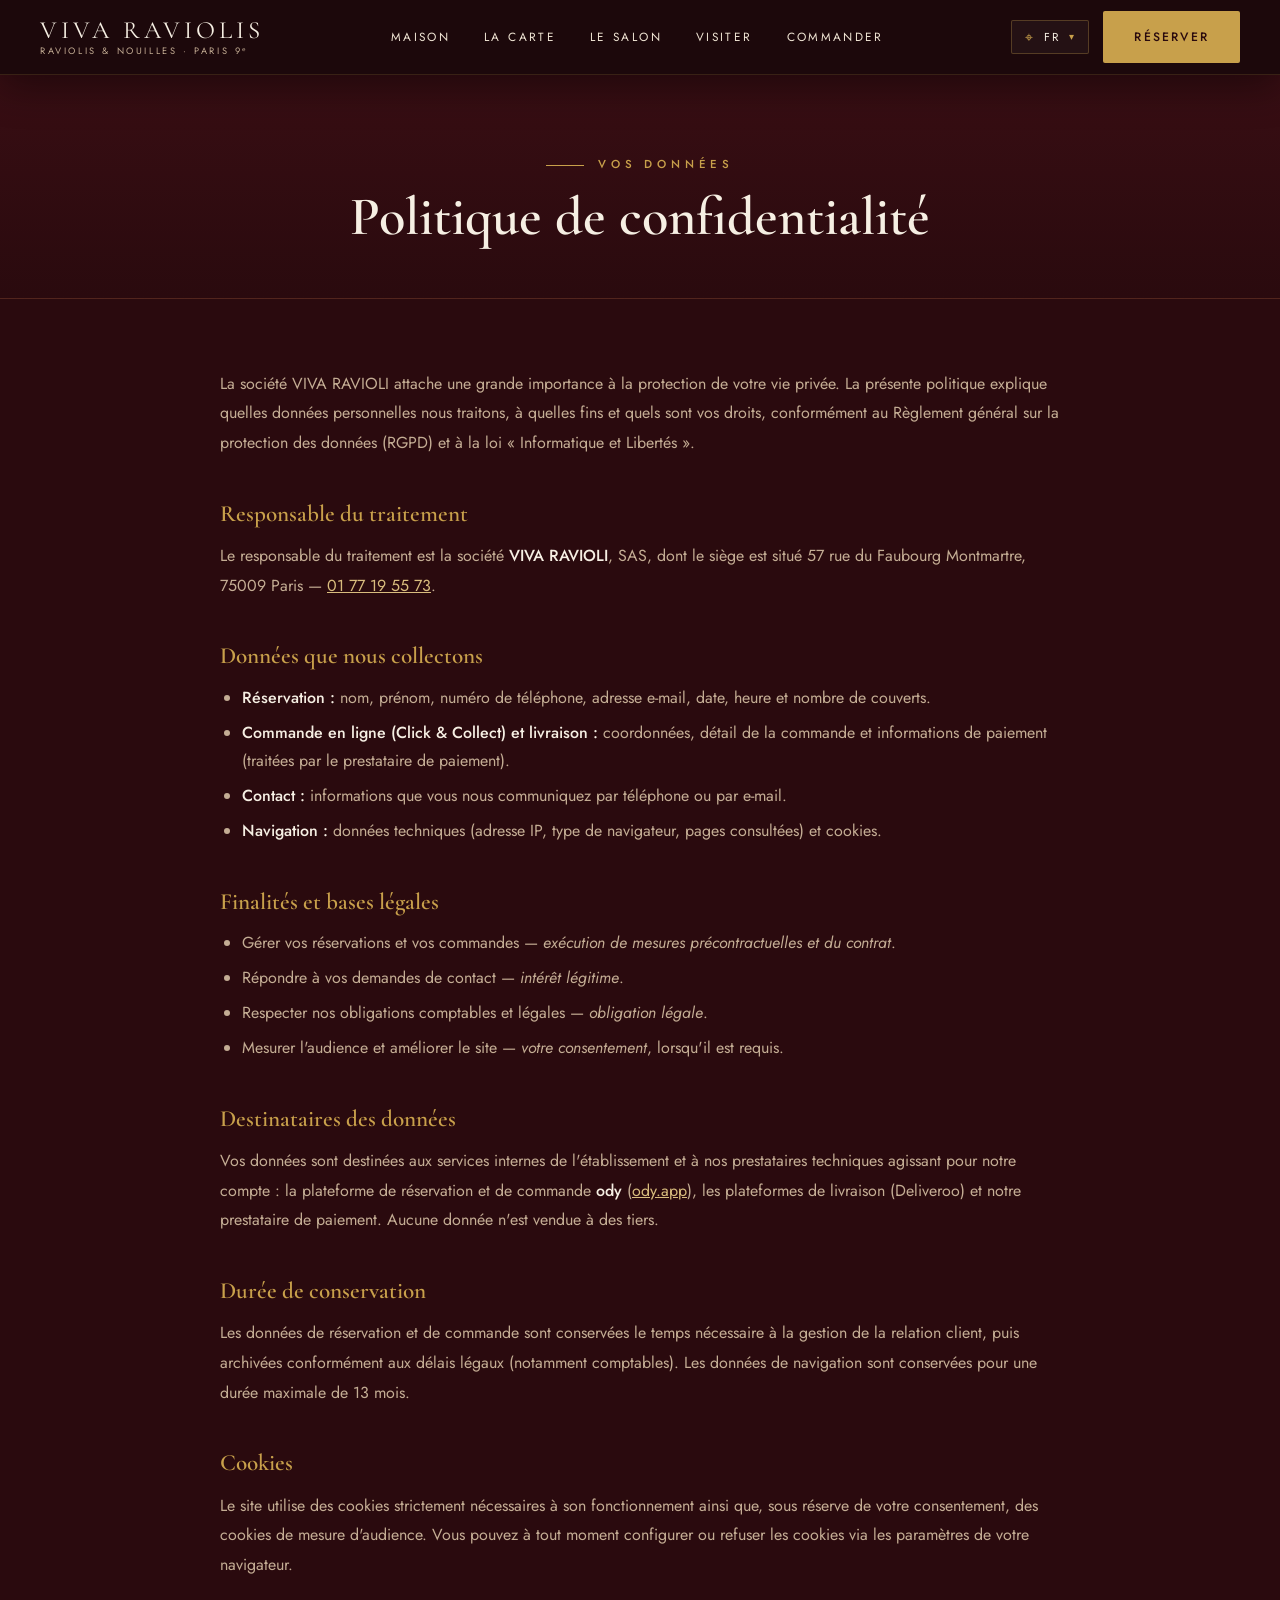
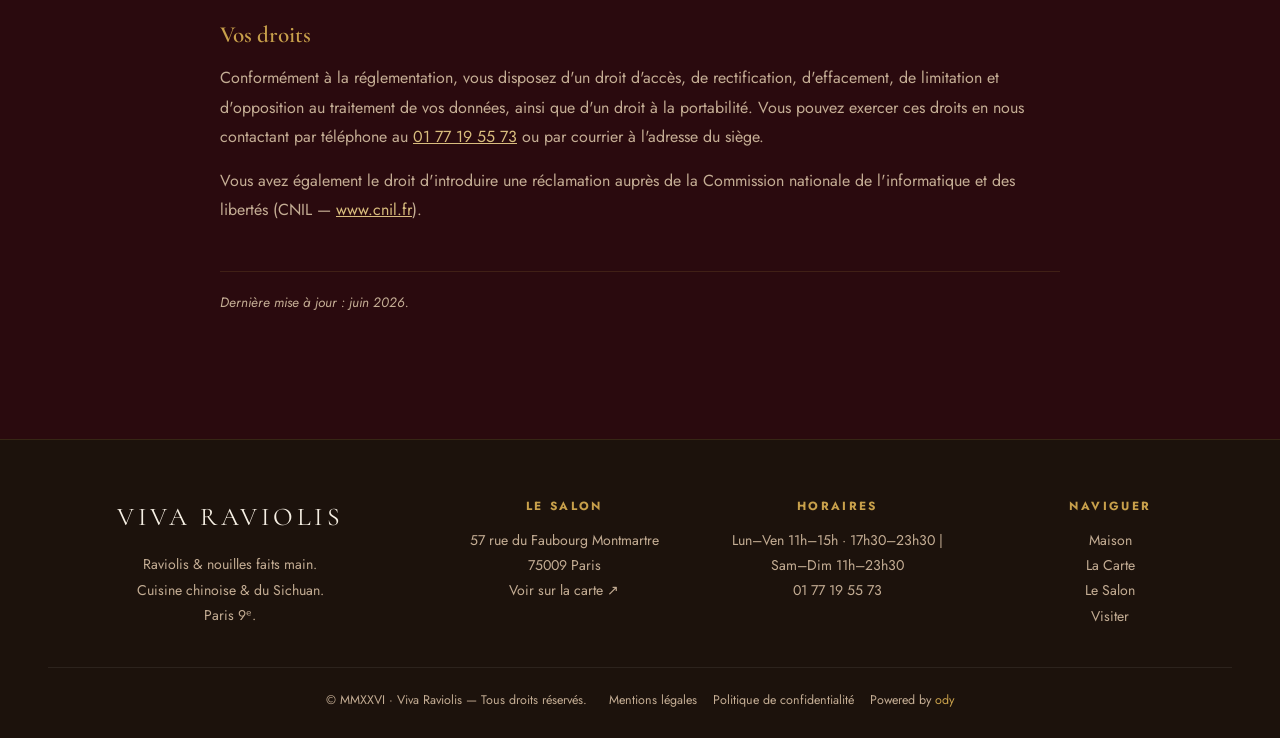
<file: politique-confidentialite.html>
<!DOCTYPE html>
<html lang="fr">
<head>
<meta charset="UTF-8" />
<meta name="viewport" content="width=device-width, initial-scale=1.0" />
<title>Politique de confidentialité — Viva Raviolis · Paris 9e</title>
<meta name="description" content="Politique de confidentialité du site Viva Raviolis : données personnelles, cookies et droits RGPD." />
<meta name="robots" content="noindex" />
<link rel="preconnect" href="https://fonts.googleapis.com" />
<link rel="preconnect" href="https://fonts.gstatic.com" crossorigin />
<link href="https://fonts.googleapis.com/css2?family=Cormorant+Garamond:ital,wght@0,400;0,500;0,600;1,400;1,500&family=Jost:wght@300;400;500&display=swap" rel="stylesheet" />
<link rel="stylesheet" href="css/style.css" />
</head>
<body>

<!-- ============ HEADER ============ -->
<header class="site-header scrolled" id="header">
  <a href="index.html" class="brand">
    <span class="name">VIVA RAVIOLIS</span>
    <span class="tagline" data-i18n="brand.tagline">Raviolis &amp; Nouilles · Paris 9ᵉ</span>
  </a>
  <nav class="nav" id="nav">
    <a class="link" href="index.html#maison" data-i18n="nav.maison">Maison</a>
    <a class="link" href="menu.html" data-i18n="nav.carte">La Carte</a>
    <a class="link" href="index.html#salon" data-i18n="nav.salon">Le Salon</a>
    <a class="link" href="index.html#visiter" data-i18n="nav.visiter">Visiter</a>
    <a class="link" href="index.html#commander" data-i18n="nav.commander">Commander</a>
  </nav>
  <div class="nav-actions">
    <div class="lang-select" id="langSelect">
      <button class="lang-current" id="langCurrent" aria-haspopup="true" aria-expanded="false" aria-label="Choisir la langue">
        <span class="lang-globe">⌖</span>
        <span class="lang-current-label">FR</span>
        <span class="lang-caret">▾</span>
      </button>
      <ul class="lang-menu" id="langMenu">
        <li><button class="lang-btn" data-lang="fr">Français</button></li>
        <li><button class="lang-btn" data-lang="en">English</button></li>
        <li><button class="lang-btn" data-lang="zh">中文</button></li>
        <li><button class="lang-btn" data-lang="it">Italiano</button></li>
        <li><button class="lang-btn" data-lang="es">Español</button></li>
      </ul>
    </div>
    <a href="https://reservation.ody.app/4357d5bd-f49d-494a-af7b-d53e37315086" target="_blank" rel="noopener" class="btn btn-gold btn-reserve" data-i18n="btn.reserver">Réserver</a>
    <button class="burger" id="burger" aria-label="Menu"><span></span><span></span><span></span></button>
  </div>
</header>

<!-- ============ HERO ============ -->
<section class="legal-hero">
  <div class="container">
    <span class="eyebrow">Vos données</span>
    <h1>Politique de confidentialité</h1>
  </div>
</section>

<!-- ============ CONTENU ============ -->
<section class="legal-body">
  <div class="container">
    <div class="legal-content">

      <p>La société VIVA RAVIOLI attache une grande importance à la protection de votre vie privée. La présente politique explique quelles données personnelles nous traitons, à quelles fins et quels sont vos droits, conformément au Règlement général sur la protection des données (RGPD) et à la loi « Informatique et Libertés ».</p>

      <h2>Responsable du traitement</h2>
      <p>Le responsable du traitement est la société <strong>VIVA RAVIOLI</strong>, SAS, dont le siège est situé 57 rue du Faubourg Montmartre, 75009 Paris — <a href="tel:0177195573">01 77 19 55 73</a>.</p>

      <h2>Données que nous collectons</h2>
      <ul>
        <li><strong>Réservation :</strong> nom, prénom, numéro de téléphone, adresse e-mail, date, heure et nombre de couverts.</li>
        <li><strong>Commande en ligne (Click &amp; Collect) et livraison :</strong> coordonnées, détail de la commande et informations de paiement (traitées par le prestataire de paiement).</li>
        <li><strong>Contact :</strong> informations que vous nous communiquez par téléphone ou par e-mail.</li>
        <li><strong>Navigation :</strong> données techniques (adresse IP, type de navigateur, pages consultées) et cookies.</li>
      </ul>

      <h2>Finalités et bases légales</h2>
      <ul>
        <li>Gérer vos réservations et vos commandes — <em>exécution de mesures précontractuelles et du contrat</em>.</li>
        <li>Répondre à vos demandes de contact — <em>intérêt légitime</em>.</li>
        <li>Respecter nos obligations comptables et légales — <em>obligation légale</em>.</li>
        <li>Mesurer l'audience et améliorer le site — <em>votre consentement</em>, lorsqu'il est requis.</li>
      </ul>

      <h2>Destinataires des données</h2>
      <p>Vos données sont destinées aux services internes de l'établissement et à nos prestataires techniques agissant pour notre compte : la plateforme de réservation et de commande <strong>ody</strong> (<a href="https://pro.ody.app/" target="_blank" rel="noopener">ody.app</a>), les plateformes de livraison (Deliveroo) et notre prestataire de paiement. Aucune donnée n'est vendue à des tiers.</p>

      <h2>Durée de conservation</h2>
      <p>Les données de réservation et de commande sont conservées le temps nécessaire à la gestion de la relation client, puis archivées conformément aux délais légaux (notamment comptables). Les données de navigation sont conservées pour une durée maximale de 13 mois.</p>

      <h2>Cookies</h2>
      <p>Le site utilise des cookies strictement nécessaires à son fonctionnement ainsi que, sous réserve de votre consentement, des cookies de mesure d'audience. Vous pouvez à tout moment configurer ou refuser les cookies via les paramètres de votre navigateur.</p>

      <h2>Vos droits</h2>
      <p>Conformément à la réglementation, vous disposez d'un droit d'accès, de rectification, d'effacement, de limitation et d'opposition au traitement de vos données, ainsi que d'un droit à la portabilité. Vous pouvez exercer ces droits en nous contactant par téléphone au <a href="tel:0177195573">01 77 19 55 73</a> ou par courrier à l'adresse du siège.</p>
      <p>Vous avez également le droit d'introduire une réclamation auprès de la Commission nationale de l'informatique et des libertés (CNIL — <a href="https://www.cnil.fr" target="_blank" rel="noopener">www.cnil.fr</a>).</p>

      <p class="legal-updated">Dernière mise à jour : juin 2026.</p>
    </div>
  </div>
</section>

<!-- ============ FOOTER ============ -->
<footer class="site-footer">
  <div class="container">
    <div class="foot-grid">
      <div class="foot-brand">
        <div class="name">VIVA RAVIOLIS</div>
        <p style="margin-top:14px" data-i18n="foot.desc">Raviolis &amp; nouilles faits main.<br />Cuisine chinoise &amp; du Sichuan.<br />Paris 9ᵉ.</p>
      </div>
      <div>
        <h5 data-i18n="foot.h_salon">Le Salon</h5>
        <p>57 rue du Faubourg Montmartre<br />75009 Paris</p>
        <p><a href="https://www.google.com/maps?q=57+Rue+du+Faubourg+Montmartre,+75009+Paris" target="_blank" rel="noopener" data-i18n="foot.viewmap">Voir sur la carte ↗</a></p>
      </div>
      <div>
        <h5 data-i18n="foot.h_hours">Horaires</h5>
        <p data-i18n="foot.hours">Lun–Ven 11h–15h · 17h30–23h30 | Sam–Dim 11h–23h30</p>
        <p><a href="tel:0177195573">01 77 19 55 73</a></p>
      </div>
      <div>
        <h5 data-i18n="foot.h_nav">Naviguer</h5>
        <p><a href="index.html#maison" data-i18n="nav.maison">Maison</a><br /><a href="menu.html" data-i18n="nav.carte">La Carte</a><br /><a href="index.html#salon" data-i18n="nav.salon">Le Salon</a><br /><a href="index.html#visiter" data-i18n="nav.visiter">Visiter</a></p>
      </div>
    </div>
    <div class="foot-bottom">
      <span data-i18n="foot.bottom1">© MMXXVI · Viva Raviolis — Tous droits réservés.</span>
      <span class="foot-links">
        <a href="mentions-legales.html" data-i18n="foot.legal">Mentions légales</a>
        <a href="politique-confidentialite.html" data-i18n="foot.privacy">Politique de confidentialité</a>
        <span class="foot-powered">Powered by <a href="https://pro.ody.app/" target="_blank" rel="noopener">ody</a></span>
      </span>
    </div>
  </div>
</footer>

<script src="js/i18n.js"></script>
<script src="js/main.js"></script>
</body>
</html>
</file>
<file: css/style.css>
/* ============================================================
   VIVA RAVIOLIS — 裕禧
   Palette : bordeaux / rouge profond / brun chaud / or
   ============================================================ */

:root {
  /* Burgundy / wine / brown palette (remplace le bleu marine) */
  --wine-900: #2a0a0e;   /* presque noir bordeaux */
  --wine-800: #3d0f15;
  --wine-700: #4f141c;
  --wine-600: #6e1423;   /* bordeaux principal */
  --wine-500: #8a1e2c;
  --brown-900: #1c120c;  /* brun très foncé */
  --brown-700: #2e1c12;
  --brown-500: #4a3122;
  --gold: #c8a04b;
  --gold-soft: #d9bd7e;
  --cream: #f6efe3;
  --cream-dim: #d9cdb8;
  --paper: #faf5ec;
  --text-light: #f1e6d5;
  --text-mut: #c4ad94;

  --ff-serif: "Cormorant Garamond", "Playfair Display", Georgia, serif;
  --ff-sans: "Jost", "Helvetica Neue", Arial, sans-serif;

  --maxw: 1240px;
  --ease: cubic-bezier(.22,.61,.36,1);
}

* { margin: 0; padding: 0; box-sizing: border-box; }

html { scroll-behavior: smooth; scroll-padding-top: 90px; overflow-x: hidden; }

body {
  font-family: var(--ff-sans);
  background: var(--wine-900);
  color: var(--text-light);
  line-height: 1.65;
  -webkit-font-smoothing: antialiased;
  overflow-x: hidden;
}

img { max-width: 100%; display: block; }
a { color: inherit; text-decoration: none; }

h1, h2, h3, h4 { font-family: var(--ff-serif); font-weight: 600; line-height: 1.1; }

.container { width: 100%; max-width: var(--maxw); margin: 0 auto; padding: 0 28px; }

.eyebrow {
  font-family: var(--ff-sans);
  text-transform: uppercase;
  letter-spacing: .42em;
  font-size: .72rem;
  font-weight: 500;
  color: var(--gold);
  display: inline-block;
  margin-bottom: 18px;
}

.section { padding: 110px 0; position: relative; }
.section-title { font-size: clamp(2.1rem, 4.4vw, 3.4rem); color: var(--cream); }
.section-lead { color: var(--text-mut); max-width: 620px; font-size: 1.08rem; margin-top: 16px; }

/* ---------- Buttons ---------- */
.btn {
  display: inline-flex; align-items: center; gap: 10px;
  font-family: var(--ff-sans);
  text-transform: uppercase; letter-spacing: .18em; font-size: .76rem; font-weight: 500;
  padding: 15px 30px; border-radius: 2px; cursor: pointer;
  transition: all .35s var(--ease); border: 1px solid transparent;
}
.btn-gold { background: var(--gold); color: var(--wine-900); }
.btn-gold:hover { background: var(--gold-soft); transform: translateY(-2px); }
.btn-ghost { border-color: rgba(216,189,126,.5); color: var(--cream); background: transparent; }
.btn-ghost:hover { border-color: var(--gold); background: rgba(200,160,75,.12); }

/* ============================================================
   HEADER / NAV
   ============================================================ */
.site-header {
  position: fixed; top: 0; left: 0; right: 0; z-index: 100;
  display: flex; align-items: center; justify-content: space-between;
  padding: 16px 40px;
  background: #1c080b;
  border-bottom: 1px solid rgba(200,160,75,.16);
  box-shadow: 0 6px 24px rgba(0,0,0,.35);
  transition: padding .4s var(--ease), box-shadow .4s var(--ease);
}
.site-header.scrolled {
  padding: 11px 40px;
  box-shadow: 0 10px 40px rgba(0,0,0,.45);
}
.brand { display: flex; flex-direction: column; line-height: 1; }
.brand .cn { font-family: var(--ff-serif); font-size: 1.05rem; color: var(--gold); letter-spacing: .12em; }
.brand .name { font-family: var(--ff-serif); font-size: 1.55rem; color: var(--cream); letter-spacing: .16em; }

.nav { display: flex; align-items: center; gap: 34px; }
.nav a.link {
  font-family: var(--ff-sans); text-transform: uppercase; letter-spacing: .2em;
  font-size: .74rem; color: var(--text-light); position: relative; padding: 4px 0;
}
.nav a.link::after {
  content: ""; position: absolute; left: 0; bottom: -3px; height: 1px; width: 0;
  background: var(--gold); transition: width .35s var(--ease);
}
.nav a.link:hover::after { width: 100%; }
.nav-actions { display: flex; align-items: center; gap: 14px; }
/* --- Sélecteur de langue déroulant --- */
.lang-select { position: relative; }
.lang-current {
  display: inline-flex; align-items: center; gap: 9px; cursor: pointer;
  background: rgba(255,255,255,.04); border: 1px solid rgba(200,160,75,.3);
  color: var(--cream); padding: 8px 13px; border-radius: 2px;
  font-family: var(--ff-sans); font-size: .72rem; letter-spacing: .16em; text-transform: uppercase;
  transition: border-color .3s, background .3s;
}
.lang-current:hover { border-color: var(--gold); background: rgba(200,160,75,.1); }
.lang-globe { color: var(--gold); font-size: .9rem; line-height: 1; }
.lang-caret { color: var(--gold); font-size: .6rem; transition: transform .3s var(--ease); }
.lang-select.open .lang-caret { transform: rotate(180deg); }
.lang-menu {
  position: absolute; top: calc(100% + 8px); right: 0; min-width: 158px;
  list-style: none; margin: 0; padding: 6px;
  background: rgba(28,8,11,.97); backdrop-filter: blur(12px);
  border: 1px solid rgba(200,160,75,.25); border-radius: 3px;
  box-shadow: 0 18px 50px rgba(0,0,0,.55);
  opacity: 0; visibility: hidden; transform: translateY(-8px);
  transition: opacity .26s var(--ease), transform .26s var(--ease), visibility .26s;
  z-index: 120;
}
.lang-select.open .lang-menu { opacity: 1; visibility: visible; transform: none; }
.lang-menu li { margin: 0; }
.lang-btn {
  display: flex; align-items: center; justify-content: space-between; gap: 14px; width: 100%;
  background: none; border: 0; cursor: pointer; text-align: left;
  padding: 9px 12px; border-radius: 2px;
  font-family: var(--ff-sans); font-size: .82rem; letter-spacing: .06em;
  color: var(--text-light); transition: background .22s, color .22s;
}
.lang-btn:hover { background: rgba(200,160,75,.12); color: var(--cream); }
.lang-btn.active { color: var(--gold); }
.lang-btn.active::after { content: "✓"; color: var(--gold); font-size: .8rem; }

.burger { display: none; flex-direction: column; gap: 5px; background: none; border: 0; cursor: pointer; }
.burger span { width: 26px; height: 2px; background: var(--cream); transition: .3s; }

/* ============================================================
   HERO  (video background xiaolongbao_bg)
   ============================================================ */
.hero { position: relative; height: 100vh; min-height: 640px; display: flex; align-items: center; overflow: hidden; }
.hero__video {
  position: absolute; inset: 0; width: 100%; height: 100%;
  object-fit: cover; z-index: 0;
}
.hero__overlay {
  position: absolute; inset: 0; z-index: 1;
  background:
    linear-gradient(to right, rgba(28,8,11,.86) 0%, rgba(42,10,14,.55) 45%, rgba(42,10,14,.25) 100%),
    linear-gradient(to top, rgba(28,8,11,.9) 0%, rgba(28,8,11,0) 55%);
}
.hero__content { position: relative; z-index: 2; max-width: 760px; margin: 0 auto; text-align: center; }
.hero h1 {
  font-size: clamp(3rem, 7vw, 5.6rem); color: var(--cream);
  letter-spacing: .02em; margin: 14px 0 8px;
}
.hero .hero-cn { font-family: var(--ff-serif); font-size: clamp(1.6rem,3vw,2.4rem); color: var(--gold-soft); letter-spacing: .3em; }
.hero p.lead { font-size: 1.18rem; color: var(--text-mut); max-width: 580px; margin: 22px auto 36px; }
.hero .cta-row { display: flex; gap: 16px; flex-wrap: wrap; justify-content: center; }
.scroll-cue {
  position: absolute; bottom: 30px; left: 0; right: 0; z-index: 2;
  color: var(--text-mut); font-size: .68rem; letter-spacing: .3em; text-transform: uppercase;
  display: flex; flex-direction: column; align-items: center; gap: 10px;
}
.scroll-cue::after { content: ""; width: 1px; height: 46px; background: linear-gradient(var(--gold), transparent); animation: pulse 2s infinite; }
@keyframes pulse { 0%,100%{ opacity:.3 } 50%{ opacity:1 } }

/* ============================================================
   LA MAISON  (about)
   ============================================================ */
.maison { background: linear-gradient(180deg, var(--wine-900), var(--brown-900)); }
.maison .grid { display: grid; grid-template-columns: 1fr 1fr; gap: 70px; align-items: center; }
.maison .copy p { color: var(--text-mut); margin-top: 18px; }
.maison .sign { margin-top: 30px; font-family: var(--ff-serif); font-style: italic; font-size: 1.3rem; color: var(--gold-soft); }
.maison .figure { position: relative; }
.maison .figure img { border-radius: 4px; box-shadow: 0 30px 70px rgba(0,0,0,.5); }
.maison .figure .frame {
  position: absolute; inset: 18px -18px -18px 18px; border: 1px solid var(--gold);
  z-index: -1; border-radius: 4px;
}
.stats { display: flex; gap: 50px; margin-top: 42px; }
.stat .num { font-family: var(--ff-serif); font-size: 2.6rem; color: var(--gold); }
.stat .lbl { font-size: .76rem; text-transform: uppercase; letter-spacing: .2em; color: var(--text-mut); }

/* ============================================================
   SIGNATURES  (3 dishes)
   ============================================================ */
.signatures { background: var(--brown-900); text-align: center; }
.sig-head { margin-bottom: 60px; }
.sig-grid { display: grid; grid-template-columns: repeat(3, 1fr); gap: 32px; }
.dish {
  background: linear-gradient(180deg, rgba(110,20,35,.18), rgba(28,18,12,.4));
  border: 1px solid rgba(200,160,75,.18); border-radius: 4px; overflow: hidden; text-align: left;
  transition: transform .45s var(--ease), border-color .45s var(--ease);
}
.dish:hover { transform: translateY(-8px); border-color: var(--gold); }
.dish .ph { aspect-ratio: 4/3; overflow: hidden; }
.dish .ph img { width: 100%; height: 100%; object-fit: cover; transition: transform .8s var(--ease); }
.dish:hover .ph img { transform: scale(1.07); }
.dish .body { padding: 26px 26px 30px; }
.dish .cat { font-size: .7rem; letter-spacing: .26em; text-transform: uppercase; color: var(--gold); }
.dish h3 { font-size: 1.55rem; color: var(--cream); margin: 8px 0; }
.dish .cn { font-family: var(--ff-serif); color: var(--gold-soft); font-size: 1.1rem; }
.dish .desc { color: var(--text-mut); font-size: .95rem; margin: 12px 0 16px; }
.dish .price { font-family: var(--ff-serif); font-size: 1.5rem; color: var(--gold); }
.sig-cta { margin-top: 56px; }

/* ============================================================
   LE SALON  (gallery + video_salle)
   ============================================================ */
.salon { background: linear-gradient(180deg, var(--brown-900), var(--wine-800)); }
.salon-grid { display: grid; grid-template-columns: 1.4fr 1fr; grid-template-rows: auto auto; gap: 22px; margin-top: 56px; }
.salon-video { grid-row: span 2; position: relative; border-radius: 4px; overflow: hidden; min-height: 420px; }
.salon-video video { width: 100%; height: 100%; object-fit: cover; }
.salon-video .tag, .salon-tile .tag {
  position: absolute; left: 18px; bottom: 16px; z-index: 2;
  font-family: var(--ff-serif); font-style: italic; font-size: 1.15rem; color: var(--cream);
  text-shadow: 0 2px 14px rgba(0,0,0,.7);
}
.salon-tile { position: relative; border-radius: 4px; overflow: hidden; min-height: 200px; }
.salon-tile img { width: 100%; height: 100%; object-fit: cover; transition: transform .8s var(--ease); }
.salon-tile:hover img { transform: scale(1.06); }
.salon-tile::after, .salon-video::after {
  content:""; position:absolute; inset:0; background: linear-gradient(to top, rgba(28,8,11,.6), transparent 55%);
}
.salon-tile .tag { z-index: 2; }

/* ============================================================
   COMMANDER
   ============================================================ */
.commander { background: var(--wine-800); }
.order-grid { display: grid; grid-template-columns: 1fr 1fr; gap: 28px; margin-top: 54px; }
.order-card {
  border: 1px solid rgba(200,160,75,.2); border-radius: 4px; padding: 44px 40px;
  background: linear-gradient(160deg, rgba(110,20,35,.22), rgba(28,8,11,.2));
}
.order-card h3 { font-size: 1.8rem; color: var(--cream); }
.order-card .ico { font-size: 2rem; margin-bottom: 12px; }
.order-card ul { list-style: none; margin: 18px 0 26px; }
.order-card li { color: var(--text-mut); padding: 6px 0; display: flex; gap: 10px; }
.order-card li::before { content: "—"; color: var(--gold); }
.order-card .links { display: flex; gap: 12px; flex-wrap: wrap; }

/* ============================================================
   FAQ
   ============================================================ */
.faq { background: linear-gradient(180deg, var(--wine-800), var(--wine-900)); }
.faq-list { margin-top: 50px; max-width: 860px; }
.faq-item { border-bottom: 1px solid rgba(200,160,75,.18); }
.faq-q {
  width: 100%; background: none; border: 0; cursor: pointer; text-align: left;
  padding: 26px 0; display: flex; justify-content: space-between; align-items: center; gap: 20px;
  font-family: var(--ff-serif); font-size: 1.3rem; color: var(--cream);
}
.faq-q .pl { color: var(--gold); font-size: 1.4rem; transition: transform .35s var(--ease); flex: none; }
.faq-item.open .faq-q .pl { transform: rotate(45deg); }
.faq-a { max-height: 0; overflow: hidden; transition: max-height .45s var(--ease); }
.faq-a p { color: var(--text-mut); padding: 0 0 24px; }

/* ============================================================
   CONTACT / VISITER
   ============================================================ */
.visiter { background: var(--wine-900); }
.visit-grid { display: grid; grid-template-columns: 1fr 1fr; gap: 60px; margin-top: 50px; }
.info-block + .info-block { margin-top: 30px; }
.info-block h4 { color: var(--gold); text-transform: uppercase; letter-spacing: .2em; font-family: var(--ff-sans); font-size: .8rem; }
.info-block p { color: var(--cream); margin-top: 6px; }
.info-block a { color: var(--gold-soft); }
.map-wrap { border-radius: 4px; overflow: hidden; min-height: 360px; border: 1px solid rgba(200,160,75,.2); }
.map-wrap iframe { width: 100%; height: 100%; min-height: 360px; border: 0; filter: saturate(.7) hue-rotate(310deg) brightness(.85); }

/* ============================================================
   FINAL CTA
   ============================================================ */
.final-cta {
  position: relative; text-align: center; padding: 130px 0;
  background: linear-gradient(160deg, var(--wine-700), var(--brown-900));
}
.final-cta h2 { font-size: clamp(2.4rem, 5vw, 4rem); color: var(--cream); }
.final-cta p { color: var(--text-mut); max-width: 540px; margin: 18px auto 34px; }
.final-cta .cta-row { display: flex; gap: 16px; justify-content: center; flex-wrap: wrap; }

/* ============================================================
   FOOTER
   ============================================================ */
.site-footer { background: var(--brown-900); padding: 56px 0 28px; border-top: 1px solid rgba(200,160,75,.15); }
.foot-grid { display: grid; grid-template-columns: 1.5fr 1fr 1fr 1fr; gap: 30px; text-align: center; }
.foot-grid h5 { color: var(--gold); text-transform: uppercase; letter-spacing: .2em; font-family: var(--ff-sans); font-size: .74rem; margin-bottom: 12px; }
.foot-grid p, .foot-grid a { color: var(--text-mut); font-size: .88rem; line-height: 1.8; }
.foot-grid a:hover { color: var(--gold-soft); }
.foot-brand .name { font-family: var(--ff-serif); font-size: 1.6rem; color: var(--cream); letter-spacing: .14em; }
.foot-bottom { margin-top: 38px; padding-top: 22px; border-top: 1px solid rgba(255,255,255,.07);
  display: flex; justify-content: center; gap: 10px 22px; flex-wrap: wrap; text-align: center; color: var(--text-mut); font-size: .78rem; }

/* ============================================================
   MENU PAGE
   ============================================================ */
.menu-hero {
  position: relative; height: 46vh; min-height: 340px; display: flex; align-items: center; justify-content: center;
  text-align: center; overflow: hidden;
}
.menu-hero img { position: absolute; inset: 0; width: 100%; height: 100%; object-fit: cover; z-index: 0; }
.menu-hero .ov { position: absolute; inset: 0; background: linear-gradient(rgba(28,8,11,.78), rgba(28,8,11,.86)); z-index: 1; }
.menu-hero .inner { position: relative; z-index: 2; }
.menu-hero h1 { font-size: clamp(2.6rem, 6vw, 4.4rem); color: var(--cream); }

.menu-body { background: var(--wine-900); padding: 90px 0 120px; }
/* --- Barre d'onglets horizontale, collante et défilante --- */
.menu-toc-wrap {
  position: sticky; top: 64px; z-index: 60; margin-bottom: 56px;
  background: linear-gradient(180deg, var(--wine-900) 60%, rgba(42,10,14,.6));
  backdrop-filter: blur(10px);
  border-top: 1px solid rgba(200,160,75,.12);
  border-bottom: 1px solid rgba(200,160,75,.18);
}
.menu-toc-wrap .container { display: flex; align-items: center; gap: 6px; position: relative; }
.menu-toc {
  display: flex; flex-wrap: nowrap; gap: 10px; overflow-x: auto;
  padding: 14px 4px; scroll-behavior: smooth; scroll-snap-type: x proximity;
  -webkit-overflow-scrolling: touch; flex: 1;
  -ms-overflow-style: none; scrollbar-width: none;
  /* fondu sur les bords pour montrer qu'on peut défiler */
  -webkit-mask-image: linear-gradient(90deg, transparent, #000 28px, #000 calc(100% - 28px), transparent);
          mask-image: linear-gradient(90deg, transparent, #000 28px, #000 calc(100% - 28px), transparent);
}
.menu-toc::-webkit-scrollbar { display: none; }
.menu-toc a {
  flex: 0 0 auto; scroll-snap-align: center; white-space: nowrap;
  font-size: .74rem; letter-spacing: .14em; text-transform: uppercase; color: var(--text-mut);
  border: 1px solid rgba(200,160,75,.25); padding: 9px 18px; border-radius: 2px;
  transition: color .3s, background .3s, border-color .3s; cursor: pointer; user-select: none;
}
.menu-toc a:hover { color: var(--cream); border-color: var(--gold); }
.menu-toc a.active { color: var(--wine-900); background: var(--gold); border-color: var(--gold); font-weight: 500; }

.toc-arrow {
  flex: 0 0 auto; width: 38px; height: 38px; border-radius: 50%; cursor: pointer;
  background: rgba(110,20,35,.5); border: 1px solid rgba(200,160,75,.3); color: var(--gold);
  font-size: 1.5rem; line-height: 1; display: flex; align-items: center; justify-content: center;
  transition: background .3s, transform .2s; font-family: var(--ff-sans);
}
.toc-arrow:hover { background: var(--gold); color: var(--wine-900); }
.toc-arrow:active { transform: scale(.9); }

/* --- Une seule catégorie affichée à la fois --- */
.menu-cat { display: none; margin-bottom: 30px; scroll-margin-top: 140px; }
.menu-cat.active { display: block; animation: catFade .55s var(--ease) both; }
@keyframes catFade { from { opacity: 0; transform: translateY(22px); } to { opacity: 1; transform: none; } }
.menu-cat.active .mi { animation: miFade .5s var(--ease) both; }
@keyframes miFade { from { opacity: 0; transform: translateX(-12px); } to { opacity: 1; transform: none; } }
.menu-cat-head { display: flex; align-items: baseline; gap: 16px; margin-bottom: 28px; padding-bottom: 14px; border-bottom: 1px solid rgba(200,160,75,.25); }
.menu-cat-head .cn { font-family: var(--ff-serif); font-size: 1.9rem; color: var(--gold); }
.menu-cat-head .fr { text-transform: uppercase; letter-spacing: .24em; font-size: .82rem; color: var(--text-mut); }
.menu-items { display: grid; grid-template-columns: 1fr 1fr; gap: 6px 60px; }
.mi { display: flex; align-items: baseline; gap: 12px; padding: 11px 0; border-bottom: 1px dotted rgba(200,160,75,.18); }
.mi .nm { color: var(--cream); flex: 1; }
.mi .nm small { color: var(--text-mut); display: block; font-size: .82rem; }
.mi .dots { flex: 1; border-bottom: 1px dotted rgba(200,160,75,.3); transform: translateY(-4px); min-width: 14px; }
.mi .pr { font-family: var(--ff-serif); color: var(--gold); font-size: 1.15rem; white-space: nowrap; }
.menu-note { color: var(--text-mut); font-size: .85rem; margin-top: 10px; font-style: italic; }
.spicy { color: #e7563f; }

/* ============================================================
   REVEAL ANIMATION  (+ variantes)
   ============================================================ */
.reveal { opacity: 0; transform: translateY(38px); transition: opacity 1s var(--ease), transform 1s var(--ease); will-change: opacity, transform; }
.reveal.from-left  { transform: translateX(-60px); }
.reveal.from-right { transform: translateX(60px); }
.reveal.from-scale { transform: scale(.92) translateY(24px); }
.reveal.in { opacity: 1; transform: none; }

/* ============================================================
   DÉCOR : halos lumineux flottants + filigranes
   ============================================================ */
.section, .final-cta, .hero, .salon, .maison, .signatures, .commander, .visiter { position: relative; overflow: hidden; }
.container { position: relative; z-index: 3; }

.orb {
  position: absolute; border-radius: 50%; z-index: 0; pointer-events: none;
  filter: blur(70px); opacity: .55;
  animation: orbFloat 16s ease-in-out infinite;
}
.orb-wine { background: radial-gradient(circle, rgba(138,30,44,.65), transparent 70%); }
.orb-gold { background: radial-gradient(circle, rgba(200,160,75,.32), transparent 72%); }
@keyframes orbFloat {
  0%,100% { transform: translate(0,0) scale(1); }
  33%     { transform: translate(34px,-42px) scale(1.08); }
  66%     { transform: translate(-26px,28px) scale(.95); }
}

.wm {
  position: absolute; z-index: 0; pointer-events: none; user-select: none;
  font-family: var(--ff-serif); font-weight: 600; line-height: 1;
  font-size: clamp(5rem, 16vw, 15rem); letter-spacing: .02em; white-space: nowrap;
  color: transparent; -webkit-text-stroke: 1px rgba(200,160,75,.10);
  opacity: .9;
}

/* ============================================================
   MARQUEE  (bande défilante)
   ============================================================ */
.marquee {
  background: linear-gradient(90deg, var(--wine-700), var(--wine-600), var(--wine-700));
  border-top: 1px solid rgba(200,160,75,.3); border-bottom: 1px solid rgba(200,160,75,.3);
  overflow: hidden; padding: 20px 0; position: relative;
}
.marquee__track { display: inline-flex; align-items: center; gap: 42px; white-space: nowrap; animation: marqueeScroll 34s linear infinite; }
.marquee:hover .marquee__track { animation-play-state: paused; }
.marquee span { font-family: var(--ff-serif); font-style: italic; font-size: 1.5rem; color: var(--cream); letter-spacing: .04em; }
.marquee .dot { color: var(--gold); font-style: normal; font-size: 1rem; }
@keyframes marqueeScroll { from { transform: translateX(0); } to { transform: translateX(-50%); } }

/* ============================================================
   MICRO-INTERACTIONS
   ============================================================ */
/* Balayage lumineux sur les boutons */
.btn { position: relative; overflow: hidden; }
.btn::after {
  content: ""; position: absolute; top: 0; left: -120%; width: 60%; height: 100%;
  background: linear-gradient(100deg, transparent, rgba(255,255,255,.35), transparent);
  transform: skewX(-18deg); transition: left .6s var(--ease);
}
.btn:hover::after { left: 140%; }

/* Soulignement animé sous les eyebrow */
.eyebrow { position: relative; padding-left: 52px; }
.eyebrow::before {
  content: ""; position: absolute; left: 0; top: 50%; width: 38px; height: 1px;
  background: var(--gold); transform-origin: left; animation: lineGrow 2.4s var(--ease) infinite alternate;
}
@keyframes lineGrow { from { transform: scaleX(.5); opacity: .5; } to { transform: scaleX(1); opacity: 1; } }

/* Lueur sur les cartes au survol */
.dish:hover { box-shadow: 0 26px 60px rgba(110,20,35,.45); }
.order-card { transition: transform .45s var(--ease), border-color .45s var(--ease), box-shadow .45s var(--ease); }
.order-card:hover { transform: translateY(-6px); border-color: var(--gold); box-shadow: 0 26px 60px rgba(110,20,35,.4); }

/* Brand tagline */
.brand .tagline { font-family: var(--ff-sans); font-size: .58rem; letter-spacing: .28em; text-transform: uppercase; color: var(--text-mut); margin-top: 3px; }

/* Hero : grain + apparition + parallaxe douce */
.hero__grain {
  position: absolute; inset: 0; z-index: 1; pointer-events: none; opacity: .5;
  background-image: radial-gradient(rgba(255,255,255,.04) 1px, transparent 1px);
  background-size: 3px 3px; mix-blend-mode: overlay;
}
.hero__content { animation: heroIn 1.4s var(--ease) both; }
.hero .hero-cn { display: inline-block; animation: heroIn 1s var(--ease) .1s both; }
.hero h1 .word { display: inline-block; animation: heroWord 1.1s var(--ease) both; }
.hero h1 .word:nth-child(3) { animation-delay: .18s; }

/* Titre de marque dans le hero */
.hero .hero-brand {
  font-family: var(--ff-serif); font-weight: 600; line-height: 1;
  font-size: clamp(3.4rem, 9vw, 6.8rem); letter-spacing: .03em; color: var(--cream);
  margin: 10px 0 4px;
}
.hero .hero-brand .word:nth-child(2) { animation-delay: .16s; }
.hero .hero-brand .ital {
  font-style: italic;
  background: linear-gradient(180deg, var(--gold-soft), var(--gold));
  -webkit-background-clip: text; background-clip: text; -webkit-text-fill-color: transparent; color: var(--gold);
}
.hero .hero-brand::after {
  content: ""; display: block; width: 96px; height: 2px; margin: 26px auto 0;
  background: linear-gradient(90deg, transparent, var(--gold), transparent);
  animation: heroIn 1.2s var(--ease) .4s both;
}
@keyframes heroIn { from { opacity: 0; transform: translateY(30px); } to { opacity: 1; transform: none; } }
@keyframes heroWord { from { opacity: 0; transform: translateY(40px) rotate(2deg); } to { opacity: 1; transform: none; } }
.scroll-cue { animation: heroIn 1s var(--ease) .8s both; }

/* Badge rond sur la figure */
.figure { position: relative; }
.figure-badge {
  position: absolute; top: -26px; left: -26px; z-index: 4;
  width: 96px; height: 96px; border-radius: 50%;
  background: var(--gold); color: var(--wine-900);
  display: flex; align-items: center; justify-content: center; text-align: center;
  font-family: var(--ff-serif); font-weight: 600; font-size: 1.05rem; line-height: 1.1;
  box-shadow: 0 12px 30px rgba(0,0,0,.4); animation: badgeSpin 12s linear infinite;
}
@keyframes badgeSpin { from { transform: rotate(-6deg); } 50% { transform: rotate(6deg); } to { transform: rotate(-6deg); } }

/* Vapeur sur les plats */
.dish .ph { position: relative; }
.steam {
  position: absolute; bottom: 30%; left: 50%; width: 8px; height: 60px; z-index: 3;
  background: linear-gradient(to top, rgba(255,255,255,.5), transparent);
  border-radius: 50%; filter: blur(5px); opacity: 0;
}
.dish:hover .steam { animation: steam 2.4s ease-out infinite; }
.dish:hover .steam.s2 { left: 42%; animation-delay: .6s; }
.dish:hover .steam.s3 { left: 58%; animation-delay: 1.2s; }
@keyframes steam {
  0% { opacity: 0; transform: translateY(0) scaleX(1); }
  30% { opacity: .7; }
  100% { opacity: 0; transform: translateY(-70px) scaleX(2.4); }
}

/* Count-up */
.stat .num span { font-variant-numeric: tabular-nums; }

/* Progress bar de lecture en haut */
.scroll-progress {
  position: fixed; top: 0; left: 0; height: 3px; width: 0%; z-index: 200;
  background: linear-gradient(90deg, var(--gold), var(--wine-500)); transition: width .1s linear;
}

/* TOC menu : item actif */
.menu-toc a.active { color: var(--wine-900); background: var(--gold); border-color: var(--gold); }
.menu-cat-head .cn { transition: transform .5s var(--ease); }
.menu-cat:hover .menu-cat-head .cn { transform: translateX(6px); }
.mi { transition: background .3s var(--ease), padding-left .3s var(--ease); border-radius: 3px; }
.mi:hover { background: rgba(200,160,75,.06); padding-left: 8px; }

@media (prefers-reduced-motion: reduce) {
  *, *::before, *::after { animation: none !important; transition: none !important; }
  .reveal { opacity: 1 !important; transform: none !important; }
}

@media (max-width: 720px) {
  .figure-badge { width: 72px; height: 72px; font-size: .85rem; top: -16px; left: -16px; }
  .marquee span { font-size: 1.15rem; }
  .wm { font-size: 26vw; }
}

/* ============================================================
   RESPONSIVE
   ============================================================ */
@media (max-width: 980px) {
  .maison .grid, .order-grid, .visit-grid { grid-template-columns: 1fr; gap: 40px; }
  .sig-grid { grid-template-columns: 1fr; }
  .salon-grid { grid-template-columns: 1fr; }
  .salon-video { grid-row: auto; min-height: 300px; }
  .foot-grid { grid-template-columns: 1fr 1fr; }
  .menu-items { grid-template-columns: 1fr; gap: 0 0; }
}
@media (max-width: 720px) {
  .site-header { padding: 12px 16px; }
  .nav { position: fixed; inset: 0 0 0 auto; width: min(80vw, 320px); flex-direction: column; justify-content: center;
    background: rgba(28,8,11,.98); backdrop-filter: blur(14px); transform: translateX(100%); transition: transform .4s var(--ease); gap: 26px; }
  .nav.open { transform: none; }
  .burger { display: flex; z-index: 110; }
  .container { padding: 0 20px; }
  .section { padding: 80px 0; }
  .stats { gap: 30px; }

  /* Allègement de l'en-tête mobile */
  .site-header { padding: 10px 14px; }
  .brand .tagline { display: none; }
  .brand .name { font-size: 1.02rem; letter-spacing: .08em; }
  .nav-actions { gap: 7px; }
  .lang-globe { display: none; }
  .lang-current { padding: 7px 8px; gap: 5px; font-size: .64rem; letter-spacing: .06em; }
  .btn-reserve { padding: 9px 12px; font-size: .6rem; letter-spacing: .1em; }
  .burger span { width: 22px; }

  /* Moins de texte dans le hero sur mobile */
  .hero .hero-cn { display: none; }
  .hero h1 { font-size: clamp(2rem, 9vw, 2.8rem); }
  .hero p.lead { font-size: .98rem; margin: 16px 0 28px; max-width: 100%; }
  .hero__content { max-width: 100%; }

  /* Footer plus court : 2 colonnes au lieu d'une longue pile */
  .foot-grid { grid-template-columns: 1fr 1fr; gap: 22px 16px; }
  .foot-brand { grid-column: 1 / -1; }
  .foot-bottom { flex-direction: column; gap: 8px; text-align: center; }
  .foot-links { justify-content: center; }
  .legal-table th { width: auto; display: block; padding-bottom: 0; }
  .legal-table td { display: block; padding-top: 2px; padding-bottom: 12px; }
}

/* ============================================================
   FOOTER : liens légaux + powered by
   ============================================================ */
.foot-links { display: flex; align-items: center; gap: 16px; flex-wrap: wrap; }
.foot-links a { color: var(--text-mut); font-size: .78rem; }
.foot-links a:hover { color: var(--gold-soft); }
.foot-powered { color: var(--text-mut); font-size: .78rem; }
.foot-powered a { color: var(--gold); }
.foot-powered a:hover { color: var(--gold-soft); }
.foot-identity {
  text-align: center; color: var(--text-mut); font-size: .74rem; line-height: 1.7;
  margin-top: 16px; padding-top: 16px; border-top: 1px solid rgba(255,255,255,.06);
}

/* ============================================================
   PAGES LÉGALES
   ============================================================ */
.legal-hero {
  position: relative; padding: 150px 0 50px; text-align: center;
  background: linear-gradient(180deg, var(--wine-800), var(--wine-900));
  border-bottom: 1px solid rgba(200,160,75,.15);
}
.legal-hero h1 { font-size: clamp(2.2rem, 5vw, 3.4rem); color: var(--cream); }
.legal-hero .eyebrow { margin-bottom: 14px; }
.legal-body { background: var(--wine-900); padding: 70px 0 110px; }
.legal-content { max-width: 840px; margin: 0 auto; }
.legal-content h2 { color: var(--gold); font-size: 1.45rem; margin: 44px 0 14px; }
.legal-content h2:first-child { margin-top: 0; }
.legal-content p { color: var(--text-mut); line-height: 1.85; margin-bottom: 14px; }
.legal-content ul { margin: 8px 0 16px 22px; }
.legal-content li { color: var(--text-mut); line-height: 1.8; margin-bottom: 6px; }
.legal-content a { color: var(--gold-soft); text-decoration: underline; }
.legal-content strong { color: var(--cream); font-weight: 500; }
.legal-table { width: 100%; border-collapse: collapse; margin: 14px 0 24px; }
.legal-table th, .legal-table td { text-align: left; padding: 11px 14px; border-bottom: 1px solid rgba(200,160,75,.14); vertical-align: top; }
.legal-table th { color: var(--cream); font-weight: 500; width: 36%; font-family: var(--ff-sans); font-size: .9rem; letter-spacing: .02em; }
.legal-table td { color: var(--text-mut); }
.legal-updated { color: var(--text-mut); font-size: .85rem; font-style: italic; margin-top: 46px; padding-top: 18px; border-top: 1px solid rgba(200,160,75,.14); }
</file>
